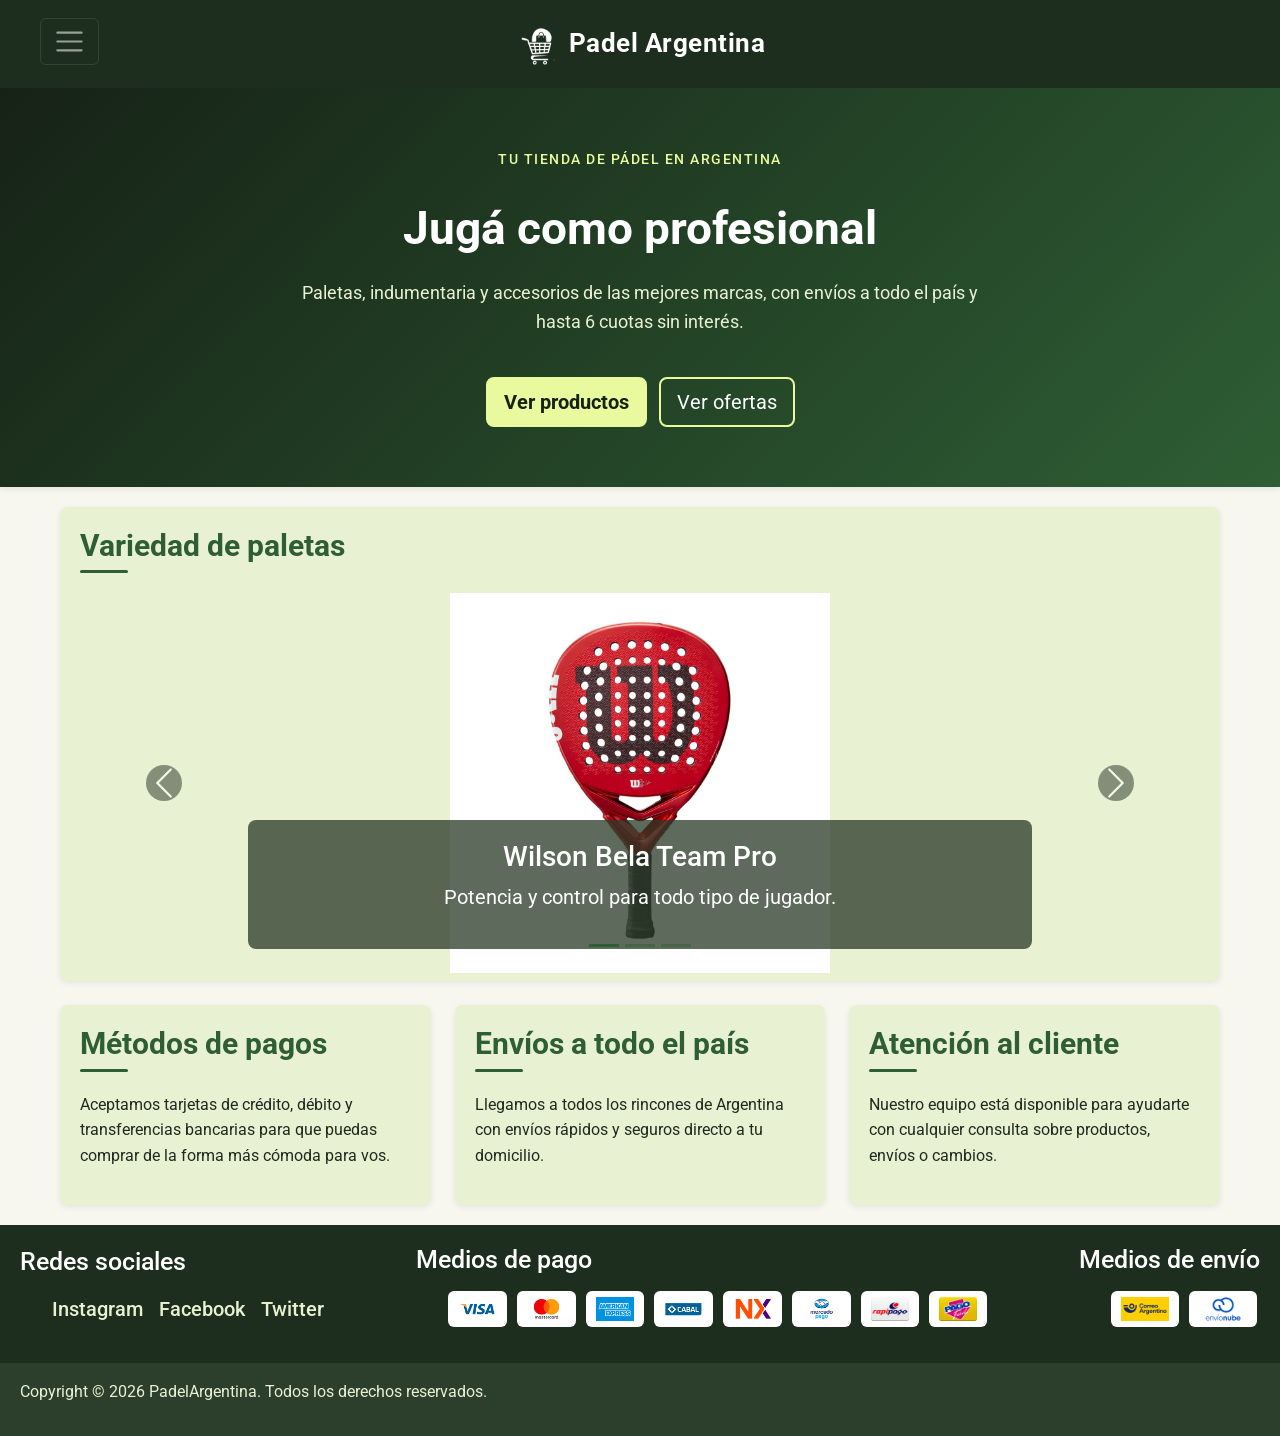
<file: index.html>
<!DOCTYPE html>
<html lang="es">

<head>
    <meta charset="UTF-8">
    <meta name="viewport" content="width=device-width, initial-scale=1.0">
    <title>Padel Argentina | Paletas, indumentaria y accesorios de pádel</title>
    <meta name="description" content="Tienda de pádel en Argentina: paletas, indumentaria y accesorios de las mejores marcas. Envíos a todo el país y hasta 6 cuotas sin interés.">
    <meta name="keywords" content="pádel, paletas de pádel, tienda de pádel, accesorios de pádel, indumentaria de pádel, Argentina">
    <meta name="author" content="Padel Argentina">

    <!-- Open Graph: vista previa al compartir en Facebook, WhatsApp, LinkedIn... -->
    <meta property="og:type" content="website">
    <meta property="og:site_name" content="Padel Argentina">
    <meta property="og:locale" content="es_AR">
    <meta property="og:title" content="Padel Argentina | Paletas, indumentaria y accesorios de pádel">
    <meta property="og:description" content="Tienda de pádel en Argentina: paletas, indumentaria y accesorios de las mejores marcas. Envíos a todo el país y hasta 6 cuotas sin interés.">
    <meta property="og:url" content="https://padelargentina.netlify.app/">
    <meta property="og:image" content="https://padelargentina.netlify.app/assets/logo-padel-argentina-negro.png">
    <meta property="og:image:alt" content="Logo de Padel Argentina">

    <!-- Twitter Cards: vista previa al compartir en X/Twitter -->
    <meta name="twitter:card" content="summary">
    <meta name="twitter:title" content="Padel Argentina | Paletas, indumentaria y accesorios de pádel">
    <meta name="twitter:description" content="Tienda de pádel en Argentina: paletas, indumentaria y accesorios de las mejores marcas. Envíos a todo el país y hasta 6 cuotas sin interés.">
    <meta name="twitter:image" content="https://padelargentina.netlify.app/assets/logo-padel-argentina-negro.png">

    <link rel="stylesheet" href="https://cdn.jsdelivr.net/npm/bootstrap@5.3.3/dist/css/bootstrap.min.css">
    <!-- AOS: librería de animaciones al hacer scroll -->
    <link rel="stylesheet" href="https://cdn.jsdelivr.net/npm/aos@2.3.1/dist/aos.css">
    <link rel="preconnect" href="https://fonts.googleapis.com">
    <link rel="preconnect" href="https://fonts.gstatic.com" crossorigin>
    <link rel="stylesheet" href="https://fonts.googleapis.com/css2?family=Roboto:wght@400;500;700&display=swap">
    <link rel="stylesheet" href="styles/style.css?v=21">
</head>

<body class="cuerpo-pagina">

    <!-- Accesibilidad: primer elemento enfocable. Permite saltar la
         navegación e ir directo al contenido al navegar con teclado -->
    <a class="saltar-contenido" href="#contenido-principal">Saltar al contenido principal</a>

    <!-- Cabecera  -->
    <!-- Titulos, logos, navegacion: navbar de Bootstrap, responsiva con menu hamburguesa -->
    <header>
        <nav class="navbar navbar-expand-xxl navbar-dark navbar-personalizado" aria-label="Navegación principal">
            <div class="container-fluid">
                <!-- La marca (logo + nombre) no es un encabezado: el h1 de cada pagina es el titulo principal de su contenido -->
                <a class="navbar-brand brand-personalizado" href="#">
                    <img src="assets/logo-padel-argentina-blanco.png" class="logo-navbar" width="42" height="40" decoding="async" alt="Logo de Padel Argentina">
                    <span class="titulo-principal mb-0">Padel Argentina</span>
                </a>
                <button class="navbar-toggler" type="button" data-bs-toggle="collapse" data-bs-target="#navbarPrincipal" aria-controls="navbarPrincipal" aria-expanded="false" aria-label="Abrir menú de navegación">
                    <span class="navbar-toggler-icon"></span>
                </button>
                <div class="collapse navbar-collapse" id="navbarPrincipal">
                    <ul class="navbar-nav ms-auto mb-2 mb-lg-0 gap-lg-3">
                        <li class="nav-item"><a class="nav-link enlace-nav" href="#" aria-current="page">Inicio</a></li>
                        <li class="nav-item"><a class="nav-link enlace-nav" href="pages/ofertas.html">Ofertas</a></li>
                        <li class="nav-item"><a class="nav-link enlace-nav" href="pages/productos.html">Paletas y accesorios</a></li>
                        <li class="nav-item"><a class="nav-link enlace-nav" href="pages/sobrenosotros.html">Sobre nosotros</a></li>
                        <li class="nav-item"><a class="nav-link enlace-nav" href="pages/contactos.html">Contacto</a></li>
                    </ul>
                </div>
            </div>
        </nav>
    </header>

    <!-- Hero: portada full-width de la home. Va FUERA de .main-contenido
         (que limita el ancho a 1200px) para ocupar todo el ancho de la
         pagina sin margenes a los costados. El texto interno se mantiene
         centrado y legible via .hero-contenido -->
    <section class="hero">
        <div class="hero-contenido">
            <p class="hero-eyebrow">Tu tienda de pádel en Argentina</p>
            <h1 class="hero-titulo">Jugá como profesional</h1>
            <p class="hero-texto">Paletas, indumentaria y accesorios de las mejores marcas, con envíos a todo el país y hasta 6 cuotas sin interés.</p>
            <div class="hero-acciones">
                <a class="btn btn-lg hero-btn-primario" href="pages/productos.html">Ver productos</a>
                <a class="btn btn-lg hero-btn-secundario" href="pages/ofertas.html">Ver ofertas</a>
            </div>
        </div>
    </section>

    <!-- Contenido  -->
    <!-- imagenes, textos, videos, articulos, tarjetas  -->
    <main class="main-contenido" id="contenido-principal">
        <!-- Galeria de productos con el carousel de Bootstrap -->
        <section class="seccion-galeria">
            <article class="tarjeta" data-aos="fade-up">
                <h2 class="subtitulo">Variedad de paletas</h2>
                <div id="carouselGaleria" class="carousel slide carousel-personalizado" data-bs-ride="carousel">
                    <div class="carousel-indicators">
                        <button type="button" data-bs-target="#carouselGaleria" data-bs-slide-to="0" class="active" aria-current="true" aria-label="Diapositiva 1"></button>
                        <button type="button" data-bs-target="#carouselGaleria" data-bs-slide-to="1" aria-label="Diapositiva 2"></button>
                        <button type="button" data-bs-target="#carouselGaleria" data-bs-slide-to="2" aria-label="Diapositiva 3"></button>
                    </div>
                    <div class="carousel-inner">
                        <div class="carousel-item active">
                            <img src="assets/paleta-wilson-bela-team-pro.webp" class="d-block w-100" alt="Paleta de pádel Wilson Bela Team Pro">
                            <div class="carousel-caption d-none d-md-block">
                                <h3>Wilson Bela Team Pro</h3>
                                <p>Potencia y control para todo tipo de jugador.</p>
                            </div>
                        </div>
                        <div class="carousel-item">
                            <img src="assets/paleta-vertex.webp" class="d-block w-100" alt="Paleta Bullpadel Vertex 04">
                            <div class="carousel-caption d-none d-md-block">
                                <h3>Bullpadel Vertex 04</h3>
                                <p>Precisión en cada golpe.</p>
                            </div>
                        </div>
                        <div class="carousel-item">
                            <img src="assets/paleta-coast.webp" class="d-block w-100" alt="Paleta Coast">
                            <div class="carousel-caption d-none d-md-block">
                                <h3>Paleta Coast</h3>
                                <p>Ideal para arrancar en el pádel.</p>
                            </div>
                        </div>
                    </div>
                    <button class="carousel-control-prev" type="button" data-bs-target="#carouselGaleria" data-bs-slide="prev">
                        <span class="carousel-control-prev-icon" aria-hidden="true"></span>
                        <span class="visually-hidden">Anterior</span>
                    </button>
                    <button class="carousel-control-next" type="button" data-bs-target="#carouselGaleria" data-bs-slide="next">
                        <span class="carousel-control-next-icon" aria-hidden="true"></span>
                        <span class="visually-hidden">Siguiente</span>
                    </button>
                </div>
            </article>
        </section>

        <div class="grid-secciones">
            <section class="seccion-pagos">
                <article class="tarjeta" data-aos="fade-up">
                    <h2 class="subtitulo">Métodos de pagos</h2>
                    <p class="parrafo">Aceptamos tarjetas de crédito, débito y transferencias bancarias para que puedas comprar de la forma más cómoda para vos.</p>
                </article>
            </section>
            <section class="seccion-envios">
                <article class="tarjeta" data-aos="fade-up" data-aos-delay="100">
                    <h2 class="subtitulo">Envíos a todo el país</h2>
                    <p class="parrafo">Llegamos a todos los rincones de Argentina con envíos rápidos y seguros directo a tu domicilio.</p>
                </article>
            </section>
            <section class="seccion-atencion">
                <article class="tarjeta" data-aos="fade-up" data-aos-delay="200">
                    <h2 class="subtitulo">Atención al cliente</h2>
                    <p class="parrafo">Nuestro equipo está disponible para ayudarte con cualquier consulta sobre productos, envíos o cambios.</p>
                </article>
            </section>
        </div>
    </main>

    <!-- pie de pagina  -->
    <!--   -->
    <footer>
        <div class="pie-pagina">
        <section class="redes-sociales" aria-label="Redes sociales">
            <h3 class="titulo-footer"> Redes sociales</h3>
            <!-- listas desordenadas<ul> -->
            <ul class="lista-redes">
                <li>
                    <a class="enlace-nav" href="https://www.instagram.com/mateoimpini/" target="_blank">Instagram</a>
                </li>
                <li>
                    <a class="enlace-nav" href="https://www.facebook.com/" target="_blank">Facebook</a>
                </li>
                <li>
                    <a class="enlace-nav" href="https://www.twitter.com/" target="_blank">Twitter</a>
                </li>

            </ul>
        </section>

        <section class="medios-pago" aria-label="Medios de pago">
            <h3 class="titulo-footer">Medios de pago</h3>
            <ul class="lista-logos">
                <li><img src="assets/pagos/visa.png" width="150" height="93" loading="lazy" decoding="async" alt="Visa"></li>
                <li><img src="assets/pagos/mastercard.png" width="150" height="93" loading="lazy" decoding="async" alt="Mastercard"></li>
                <li><img src="assets/pagos/amex.png" width="150" height="93" loading="lazy" decoding="async" alt="American Express"></li>
                <li><img src="assets/pagos/cabal.png" width="150" height="93" loading="lazy" decoding="async" alt="Cabal"></li>
                <li><img src="assets/pagos/tarjeta-naranja.png" width="150" height="93" loading="lazy" decoding="async" alt="Tarjeta Naranja"></li>
                <li><img src="assets/pagos/mercadopago.png" width="150" height="93" loading="lazy" decoding="async" alt="Mercado Pago"></li>
                <li><img src="assets/pagos/rapipago.png" width="92" height="58" loading="lazy" decoding="async" alt="Rapipago"></li>
                <li><img src="assets/pagos/pagofacil.png" width="92" height="58" loading="lazy" decoding="async" alt="Pago Fácil"></li>
            </ul>
        </section>

        <section class="medios-envio" aria-label="Medios de envío">
            <h3 class="titulo-footer">Medios de envío</h3>
            <ul class="lista-logos">
                <li><img src="assets/envios/correo-argentino.png" width="120" height="60" loading="lazy" decoding="async" alt="Correo Argentino"></li>
                <li><img src="assets/envios/envionube.png" width="120" height="60" loading="lazy" decoding="async" alt="Envionube"></li>
            </ul>
        </section>

        </div>

        <div class="footer-copyright">
            <p class="parrafo">Copyright © 2026 PadelArgentina. Todos los derechos reservados.</p>
        </div>

        <!-- listas ordenadas <ol>-->

    </footer>

    <script src="https://cdn.jsdelivr.net/npm/bootstrap@5.3.3/dist/js/bootstrap.bundle.min.js"></script>
    <!-- AOS: script de la librería + inicialización -->
    <script src="https://cdn.jsdelivr.net/npm/aos@2.3.1/dist/aos.js"></script>
    <script>
        AOS.init({ duration: 700, once: true, offset: 80 });
    </script>
</body>

</html>
</file>
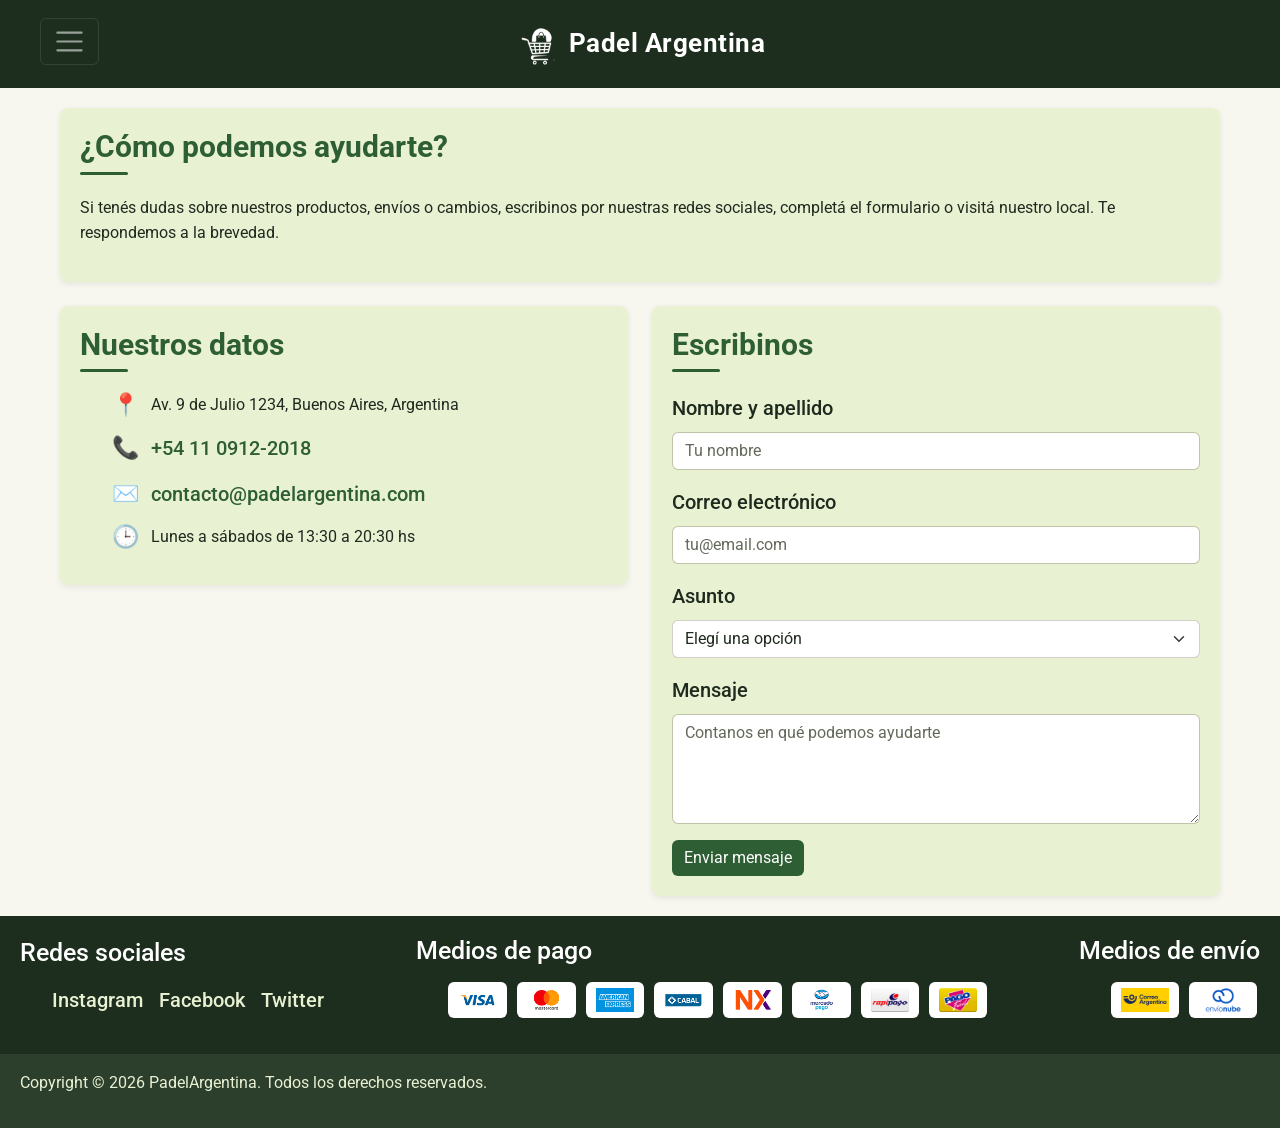
<file: pages/contactos.html>
<!DOCTYPE html>
<html lang="es">

<head>
    <meta charset="UTF-8">
    <meta name="viewport" content="width=device-width, initial-scale=1.0">
    <title>Contacto | Padel Argentina</title>
    <meta name="description" content="Contactá a Padel Argentina por teléfono, email o redes sociales. Consultas sobre productos, envíos y cambios. Local en Buenos Aires.">
    <meta name="keywords" content="contacto Padel Argentina, atención al cliente pádel, tienda de pádel Buenos Aires, consultas pádel, envíos pádel">
    <meta name="author" content="Padel Argentina">

    <!-- Open Graph: vista previa al compartir en Facebook, WhatsApp, LinkedIn... -->
    <meta property="og:type" content="website">
    <meta property="og:site_name" content="Padel Argentina">
    <meta property="og:locale" content="es_AR">
    <meta property="og:title" content="Contacto | Padel Argentina">
    <meta property="og:description" content="Contactá a Padel Argentina por teléfono, email o redes sociales. Consultas sobre productos, envíos y cambios. Local en Buenos Aires.">
    <meta property="og:url" content="https://padelargentina.netlify.app/pages/contactos.html">
    <meta property="og:image" content="https://padelargentina.netlify.app/assets/logo-padel-argentina-negro.png">
    <meta property="og:image:alt" content="Logo de Padel Argentina">

    <!-- Twitter Cards: vista previa al compartir en X/Twitter -->
    <meta name="twitter:card" content="summary">
    <meta name="twitter:title" content="Contacto | Padel Argentina">
    <meta name="twitter:description" content="Contactá a Padel Argentina por teléfono, email o redes sociales. Consultas sobre productos, envíos y cambios. Local en Buenos Aires.">
    <meta name="twitter:image" content="https://padelargentina.netlify.app/assets/logo-padel-argentina-negro.png">

    <link rel="stylesheet" href="https://cdn.jsdelivr.net/npm/bootstrap@5.3.3/dist/css/bootstrap.min.css">
    <!-- AOS: librería de animaciones al hacer scroll -->
    <link rel="stylesheet" href="https://cdn.jsdelivr.net/npm/aos@2.3.1/dist/aos.css">
    <link rel="preconnect" href="https://fonts.googleapis.com">
    <link rel="preconnect" href="https://fonts.gstatic.com" crossorigin>
    <link rel="stylesheet" href="https://fonts.googleapis.com/css2?family=Roboto:wght@400;500;700&display=swap">
    <link rel="stylesheet" href="../styles/style.css?v=21">
</head>

<body class="cuerpo-pagina">

    <!-- Accesibilidad: primer elemento enfocable. Permite saltar la
         navegación e ir directo al contenido al navegar con teclado -->
    <a class="saltar-contenido" href="#contenido-principal">Saltar al contenido principal</a>


    <!-- Cabecera  -->
    <!-- Titulos, logos, navegacion: navbar de Bootstrap, responsiva con menu hamburguesa -->
    <header>
        <nav class="navbar navbar-expand-xxl navbar-dark navbar-personalizado" aria-label="Navegación principal">
            <div class="container-fluid">
                <!-- La marca (logo + nombre) no es un encabezado: el h1 de cada pagina es el titulo principal de su contenido -->
                <a class="navbar-brand brand-personalizado" href="../index.html">
                    <img src="../assets/logo-padel-argentina-blanco.png" class="logo-navbar" width="42" height="40" decoding="async" alt="Logo de Padel Argentina">
                    <span class="titulo-principal mb-0">Padel Argentina</span>
                </a>
                <button class="navbar-toggler" type="button" data-bs-toggle="collapse" data-bs-target="#navbarPrincipal" aria-controls="navbarPrincipal" aria-expanded="false" aria-label="Abrir menú de navegación">
                    <span class="navbar-toggler-icon"></span>
                </button>
                <div class="collapse navbar-collapse" id="navbarPrincipal">
                    <ul class="navbar-nav ms-auto mb-2 mb-lg-0 gap-lg-3">
                        <li class="nav-item"><a class="nav-link enlace-nav" href="../index.html">Inicio</a></li>
                        <li class="nav-item"><a class="nav-link enlace-nav" href="ofertas.html">Ofertas</a></li>
                        <li class="nav-item"><a class="nav-link enlace-nav" href="productos.html">Paletas y accesorios</a></li>
                        <li class="nav-item"><a class="nav-link enlace-nav" href="sobrenosotros.html">Sobre nosotros</a></li>
                        <li class="nav-item"><a class="nav-link enlace-nav" href="#" aria-current="page">Contacto</a></li>
                    </ul>
                </div>
            </div>
        </nav>
    </header>

    <!-- Contenido  -->
    <!-- imagenes, textos, videos, articulos, tarjetas  -->
    <main class="main-contenido" id="contenido-principal">
        <section>
            <article class="tarjeta" data-aos="fade-up">
                <h1 class="subtitulo">¿Cómo podemos ayudarte?</h1>
                <p class="parrafo">Si tenés dudas sobre nuestros productos, envíos o cambios, escribinos por nuestras redes sociales, completá el formulario o visitá nuestro local. Te respondemos a la brevedad.</p>
            </article>
        </section>

        <!-- Grilla de contacto: datos + formulario. Grid propio, responsivo -->
        <div class="grid-contacto">
            <!-- Datos de contacto -->
            <section class="seccion-datos-contacto">
                <article class="tarjeta" data-aos="fade-right">
                    <h2 class="subtitulo">Nuestros datos</h2>
                    <ul class="lista-datos-contacto">
                        <li>
                            <span class="dato-icono" aria-hidden="true">📍</span>
                            <span class="parrafo">Av. 9 de Julio 1234, Buenos Aires, Argentina</span>
                        </li>
                        <li>
                            <span class="dato-icono" aria-hidden="true">📞</span>
                            <a class="enlace-nav" href="tel:+541109122018">+54 11 0912-2018</a>
                        </li>
                        <li>
                            <span class="dato-icono" aria-hidden="true">✉️</span>
                            <a class="enlace-nav" href="mailto:contacto@padelargentina.com">contacto@padelargentina.com</a>
                        </li>
                        <li>
                            <span class="dato-icono" aria-hidden="true">🕒</span>
                            <span class="parrafo">Lunes a sábados de 13:30 a 20:30 hs</span>
                        </li>
                    </ul>
                </article>
            </section>

            <!-- Formulario de contacto con clases de Bootstrap -->
            <section class="seccion-formulario">
                <article class="tarjeta" data-aos="fade-left">
                    <h2 class="subtitulo">Escribinos</h2>
                    <form class="formulario-contacto">
                        <div class="mb-3">
                            <label for="nombre" class="form-label">Nombre y apellido</label>
                            <input type="text" class="form-control campo-formulario" id="nombre" name="nombre" placeholder="Tu nombre" required>
                        </div>
                        <div class="mb-3">
                            <label for="email" class="form-label">Correo electrónico</label>
                            <input type="email" class="form-control campo-formulario" id="email" name="email" placeholder="tu@email.com" required>
                        </div>
                        <div class="mb-3">
                            <label for="asunto" class="form-label">Asunto</label>
                            <select class="form-select campo-formulario" id="asunto" name="asunto" required>
                                <option value="" selected disabled>Elegí una opción</option>
                                <option value="productos">Consulta sobre productos</option>
                                <option value="envios">Envíos y seguimiento</option>
                                <option value="cambios">Cambios y devoluciones</option>
                                <option value="otro">Otro</option>
                            </select>
                        </div>
                        <div class="mb-3">
                            <label for="mensaje" class="form-label">Mensaje</label>
                            <textarea class="form-control campo-formulario" id="mensaje" name="mensaje" rows="4" placeholder="Contanos en qué podemos ayudarte" required></textarea>
                        </div>
                        <button type="submit" class="btn btn-detalle">Enviar mensaje</button>
                    </form>
                </article>
            </section>
        </div>
    </main>

    <!-- pie de pagina  -->
    <!--   -->
    <footer>
        <div class="pie-pagina">
        <section class="redes-sociales" aria-label="Redes sociales">
            <h3 class="titulo-footer"> Redes sociales</h3>
            <!-- listas desordenadas<ul> -->
            <ul class="lista-redes">
                <li>
                    <a class="enlace-nav" href="https://www.instagram.com/mateoimpini/" target="_blank">Instagram</a>
                </li>
                <li>
                    <a class="enlace-nav" href="https://www.facebook.com/" target="_blank">Facebook</a>
                </li>
                <li>
                    <a class="enlace-nav" href="https://www.twitter.com/" target="_blank">Twitter</a>
                </li>

            </ul>
        </section>

        <section class="medios-pago" aria-label="Medios de pago">
            <h3 class="titulo-footer">Medios de pago</h3>
            <ul class="lista-logos">
                <li><img src="../assets/pagos/visa.png" width="150" height="93" loading="lazy" decoding="async" alt="Visa"></li>
                <li><img src="../assets/pagos/mastercard.png" width="150" height="93" loading="lazy" decoding="async" alt="Mastercard"></li>
                <li><img src="../assets/pagos/amex.png" width="150" height="93" loading="lazy" decoding="async" alt="American Express"></li>
                <li><img src="../assets/pagos/cabal.png" width="150" height="93" loading="lazy" decoding="async" alt="Cabal"></li>
                <li><img src="../assets/pagos/tarjeta-naranja.png" width="150" height="93" loading="lazy" decoding="async" alt="Tarjeta Naranja"></li>
                <li><img src="../assets/pagos/mercadopago.png" width="150" height="93" loading="lazy" decoding="async" alt="Mercado Pago"></li>
                <li><img src="../assets/pagos/rapipago.png" width="92" height="58" loading="lazy" decoding="async" alt="Rapipago"></li>
                <li><img src="../assets/pagos/pagofacil.png" width="92" height="58" loading="lazy" decoding="async" alt="Pago Fácil"></li>
            </ul>
        </section>

        <section class="medios-envio" aria-label="Medios de envío">
            <h3 class="titulo-footer">Medios de envío</h3>
            <ul class="lista-logos">
                <li><img src="../assets/envios/correo-argentino.png" width="120" height="60" loading="lazy" decoding="async" alt="Correo Argentino"></li>
                <li><img src="../assets/envios/envionube.png" width="120" height="60" loading="lazy" decoding="async" alt="Envionube"></li>
            </ul>
        </section>

        </div>

        <div class="footer-copyright">
            <p class="parrafo">Copyright © 2026 PadelArgentina. Todos los derechos reservados.</p>
        </div>

        <!-- listas ordenadas <ol>-->

    </footer>

    <script src="https://cdn.jsdelivr.net/npm/bootstrap@5.3.3/dist/js/bootstrap.bundle.min.js"></script>
    <!-- AOS: script de la librería + inicialización -->
    <script src="https://cdn.jsdelivr.net/npm/aos@2.3.1/dist/aos.js"></script>
    <script>
        AOS.init({ duration: 700, once: true, offset: 80 });
    </script>
</body>

</html>
</file>
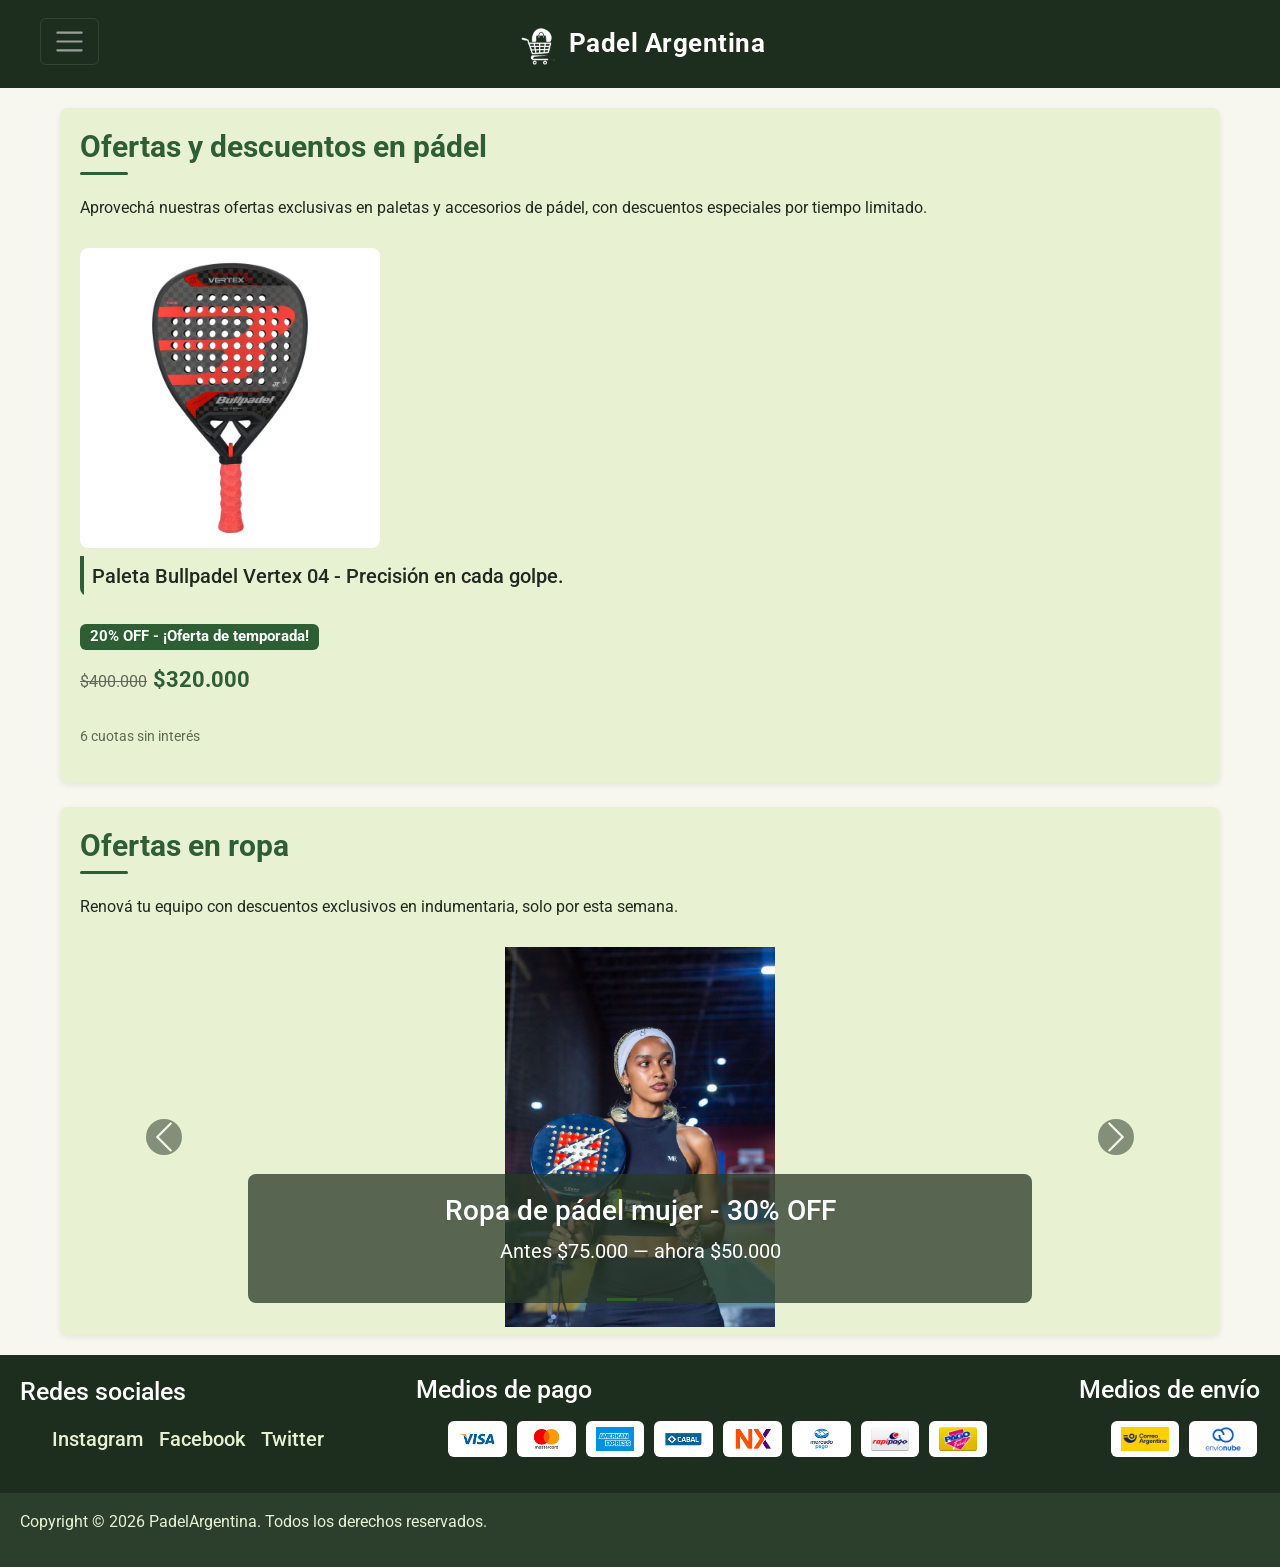
<file: pages/ofertas.html>
<!DOCTYPE html>
<html lang="es">

<head>
    <meta charset="UTF-8">
    <meta name="viewport" content="width=device-width, initial-scale=1.0">
    <title>Ofertas y descuentos en pádel | Padel Argentina</title>
    <meta name="description" content="Aprovechá las ofertas de pádel: descuentos en paletas, ropa y accesorios por tiempo limitado. Envíos a todo el país y cuotas sin interés.">
    <meta name="keywords" content="ofertas de pádel, descuentos en paletas de pádel, pádel en oferta, ropa de pádel rebajada, promociones de pádel">
    <meta name="author" content="Padel Argentina">

    <!-- Open Graph: vista previa al compartir en Facebook, WhatsApp, LinkedIn... -->
    <meta property="og:type" content="website">
    <meta property="og:site_name" content="Padel Argentina">
    <meta property="og:locale" content="es_AR">
    <meta property="og:title" content="Ofertas y descuentos en pádel | Padel Argentina">
    <meta property="og:description" content="Aprovechá las ofertas de pádel: descuentos en paletas, ropa y accesorios por tiempo limitado. Envíos a todo el país y cuotas sin interés.">
    <meta property="og:url" content="https://padelargentina.netlify.app/pages/ofertas.html">
    <meta property="og:image" content="https://padelargentina.netlify.app/assets/logo-padel-argentina-negro.png">
    <meta property="og:image:alt" content="Logo de Padel Argentina">

    <!-- Twitter Cards: vista previa al compartir en X/Twitter -->
    <meta name="twitter:card" content="summary">
    <meta name="twitter:title" content="Ofertas y descuentos en pádel | Padel Argentina">
    <meta name="twitter:description" content="Aprovechá las ofertas de pádel: descuentos en paletas, ropa y accesorios por tiempo limitado. Envíos a todo el país y cuotas sin interés.">
    <meta name="twitter:image" content="https://padelargentina.netlify.app/assets/logo-padel-argentina-negro.png">

    <link rel="stylesheet" href="https://cdn.jsdelivr.net/npm/bootstrap@5.3.3/dist/css/bootstrap.min.css">
    <!-- AOS: librería de animaciones al hacer scroll -->
    <link rel="stylesheet" href="https://cdn.jsdelivr.net/npm/aos@2.3.1/dist/aos.css">
    <link rel="preconnect" href="https://fonts.googleapis.com">
    <link rel="preconnect" href="https://fonts.gstatic.com" crossorigin>
    <link rel="stylesheet" href="https://fonts.googleapis.com/css2?family=Roboto:wght@400;500;700&display=swap">
    <link rel="stylesheet" href="../styles/style.css?v=21">
</head>

<body class="cuerpo-pagina">

    <!-- Accesibilidad: primer elemento enfocable. Permite saltar la
         navegación e ir directo al contenido al navegar con teclado -->
    <a class="saltar-contenido" href="#contenido-principal">Saltar al contenido principal</a>


    <!-- Cabecera  -->
    <!-- Titulos, logos, navegacion: navbar de Bootstrap, responsiva con menu hamburguesa -->
    <header>
        <nav class="navbar navbar-expand-xxl navbar-dark navbar-personalizado" aria-label="Navegación principal">
            <div class="container-fluid">
                <!-- La marca (logo + nombre) no es un encabezado: el h1 de cada pagina es el titulo principal de su contenido -->
                <a class="navbar-brand brand-personalizado" href="../index.html">
                    <img src="../assets/logo-padel-argentina-blanco.png" class="logo-navbar" width="42" height="40" decoding="async" alt="Logo de Padel Argentina">
                    <span class="titulo-principal mb-0">Padel Argentina</span>
                </a>
                <button class="navbar-toggler" type="button" data-bs-toggle="collapse" data-bs-target="#navbarPrincipal" aria-controls="navbarPrincipal" aria-expanded="false" aria-label="Abrir menú de navegación">
                    <span class="navbar-toggler-icon"></span>
                </button>
                <div class="collapse navbar-collapse" id="navbarPrincipal">
                    <ul class="navbar-nav ms-auto mb-2 mb-lg-0 gap-lg-3">
                        <li class="nav-item"><a class="nav-link enlace-nav" href="../index.html">Inicio</a></li>
                        <li class="nav-item"><a class="nav-link enlace-nav" href="#" aria-current="page">Ofertas</a></li>
                        <li class="nav-item"><a class="nav-link enlace-nav" href="productos.html">Paletas y accesorios</a></li>
                        <li class="nav-item"><a class="nav-link enlace-nav" href="sobrenosotros.html">Sobre nosotros</a></li>
                        <li class="nav-item"><a class="nav-link enlace-nav" href="contactos.html">Contacto</a></li>
                    </ul>
                </div>
            </div>
        </nav>
    </header>

    <!-- Contenido  -->
    <!-- imagenes, textos, videos, articulos, tarjetas  -->
    <main class="main-contenido" id="contenido-principal">
        <section>
            <article class="tarjeta" data-aos="fade-up">
                <h1 class="subtitulo">Ofertas y descuentos en pádel</h1>
                <p class="parrafo">Aprovechá nuestras ofertas exclusivas en paletas y accesorios de pádel, con descuentos especiales por tiempo limitado.</p>
                <figure>
                    <img src="../assets/paleta-vertex.webp" width="300" height="300" decoding="async" alt="Oferta Paleta Bullpadel Vertex 04">
                    <figcaption class="texto-paleta-pro">Paleta Bullpadel Vertex 04 - Precisión en cada golpe.</figcaption>
                </figure>
                <span class="badge badge-descuento">20% OFF - ¡Oferta de temporada!</span>
                <p class="precio"><span class="precio-anterior">$400.000</span>$320.000</p>
                <p class="cuotas">6 cuotas sin interés</p>
            </article>
        </section>

        <!-- Ofertas de ropa con el carousel de Bootstrap -->
        <section class="seccion-galeria">
            <article class="tarjeta" data-aos="fade-up">
                <h2 class="subtitulo">Ofertas en ropa</h2>
                <p class="parrafo">Renová tu equipo con descuentos exclusivos en indumentaria, solo por esta semana.</p>
                <div id="carouselOfertasRopa" class="carousel slide carousel-personalizado" data-bs-ride="carousel">
                    <div class="carousel-indicators">
                        <button type="button" data-bs-target="#carouselOfertasRopa" data-bs-slide-to="0" class="active" aria-current="true" aria-label="Oferta 1"></button>
                        <button type="button" data-bs-target="#carouselOfertasRopa" data-bs-slide-to="1" aria-label="Oferta 2"></button>
                    </div>
                    <div class="carousel-inner">
                        <div class="carousel-item active">
                            <img src="../assets/ropa-padel-mujer.jpg" class="d-block w-100" alt="Jugadora con conjunto deportivo de pádel para mujer en oferta">
                            <div class="carousel-caption d-none d-md-block">
                                <h3>Ropa de pádel mujer - 30% OFF</h3>
                                <p>Antes $75.000 — ahora $50.000</p>
                            </div>
                        </div>
                        <div class="carousel-item">
                            <img src="../assets/ropa-padel-hombre.jpg" class="d-block w-100" alt="Jugador con remera deportiva de pádel para hombre en oferta">
                            <div class="carousel-caption d-none d-md-block">
                                <h3>Ropa de pádel hombre - 30% OFF</h3>
                                <p>Antes $75.000 — ahora $50.000</p>
                            </div>
                        </div>
                    </div>
                    <button class="carousel-control-prev" type="button" data-bs-target="#carouselOfertasRopa" data-bs-slide="prev">
                        <span class="carousel-control-prev-icon" aria-hidden="true"></span>
                        <span class="visually-hidden">Anterior</span>
                    </button>
                    <button class="carousel-control-next" type="button" data-bs-target="#carouselOfertasRopa" data-bs-slide="next">
                        <span class="carousel-control-next-icon" aria-hidden="true"></span>
                        <span class="visually-hidden">Siguiente</span>
                    </button>
                </div>
            </article>
        </section>
    </main>

    <!-- pie de pagina  -->
    <!--   -->
    <footer>
        <div class="pie-pagina">
        <section class="redes-sociales" aria-label="Redes sociales">
            <h3 class="titulo-footer"> Redes sociales</h3>
            <!-- listas desordenadas<ul> -->
            <ul class="lista-redes">
                <li>
                    <a class="enlace-nav" href="https://www.instagram.com/mateoimpini/" target="_blank">Instagram</a>
                </li>
                <li>
                    <a class="enlace-nav" href="https://www.facebook.com/" target="_blank">Facebook</a>
                </li>
                <li>
                    <a class="enlace-nav" href="https://www.twitter.com/" target="_blank">Twitter</a>
                </li>

            </ul>
        </section>

        <section class="medios-pago" aria-label="Medios de pago">
            <h3 class="titulo-footer">Medios de pago</h3>
            <ul class="lista-logos">
                <li><img src="../assets/pagos/visa.png" width="150" height="93" loading="lazy" decoding="async" alt="Visa"></li>
                <li><img src="../assets/pagos/mastercard.png" width="150" height="93" loading="lazy" decoding="async" alt="Mastercard"></li>
                <li><img src="../assets/pagos/amex.png" width="150" height="93" loading="lazy" decoding="async" alt="American Express"></li>
                <li><img src="../assets/pagos/cabal.png" width="150" height="93" loading="lazy" decoding="async" alt="Cabal"></li>
                <li><img src="../assets/pagos/tarjeta-naranja.png" width="150" height="93" loading="lazy" decoding="async" alt="Tarjeta Naranja"></li>
                <li><img src="../assets/pagos/mercadopago.png" width="150" height="93" loading="lazy" decoding="async" alt="Mercado Pago"></li>
                <li><img src="../assets/pagos/rapipago.png" width="92" height="58" loading="lazy" decoding="async" alt="Rapipago"></li>
                <li><img src="../assets/pagos/pagofacil.png" width="92" height="58" loading="lazy" decoding="async" alt="Pago Fácil"></li>
            </ul>
        </section>

        <section class="medios-envio" aria-label="Medios de envío">
            <h3 class="titulo-footer">Medios de envío</h3>
            <ul class="lista-logos">
                <li><img src="../assets/envios/correo-argentino.png" width="120" height="60" loading="lazy" decoding="async" alt="Correo Argentino"></li>
                <li><img src="../assets/envios/envionube.png" width="120" height="60" loading="lazy" decoding="async" alt="Envionube"></li>
            </ul>
        </section>

        </div>

        <div class="footer-copyright">
            <p class="parrafo">Copyright © 2026 PadelArgentina. Todos los derechos reservados.</p>
        </div>

        <!-- listas ordenadas <ol>-->

    </footer>

    <script src="https://cdn.jsdelivr.net/npm/bootstrap@5.3.3/dist/js/bootstrap.bundle.min.js"></script>
    <!-- AOS: script de la librería + inicialización -->
    <script src="https://cdn.jsdelivr.net/npm/aos@2.3.1/dist/aos.js"></script>
    <script>
        AOS.init({ duration: 700, once: true, offset: 80 });
    </script>
</body>

</html>
</file>
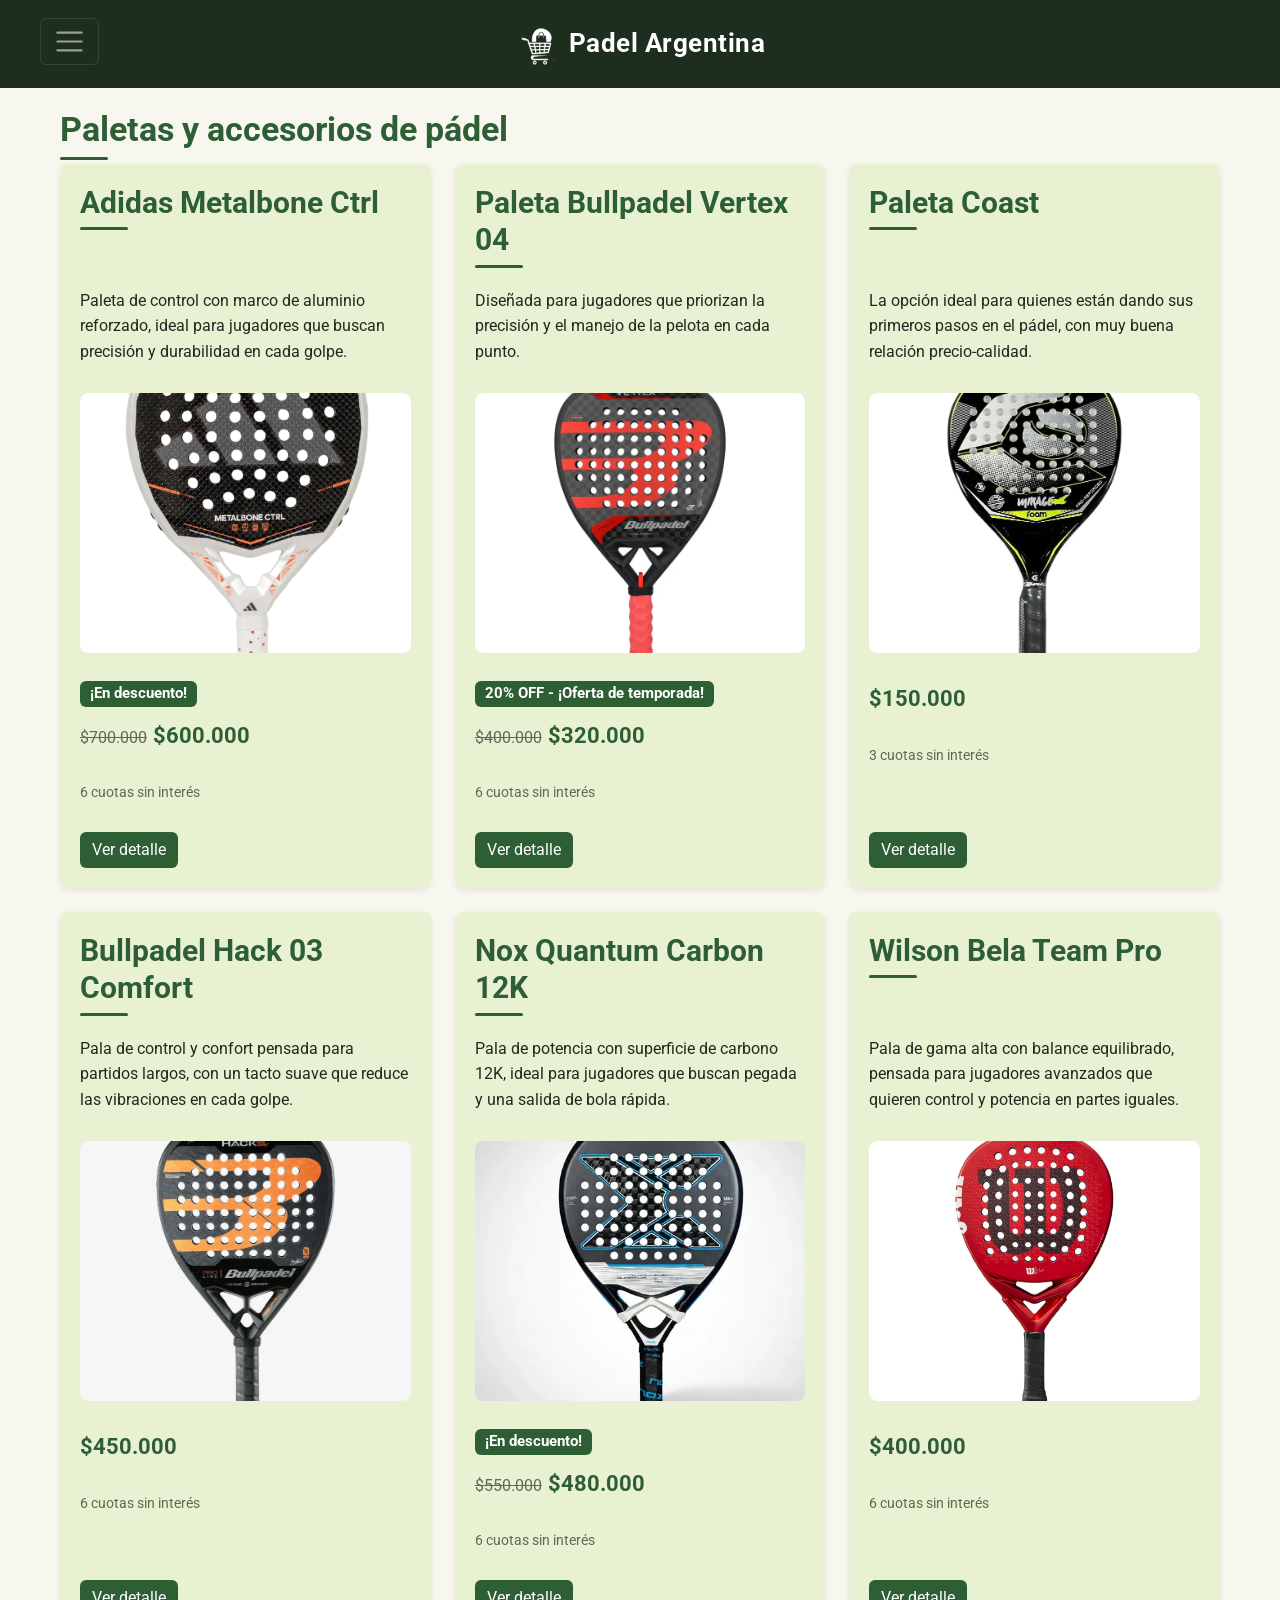
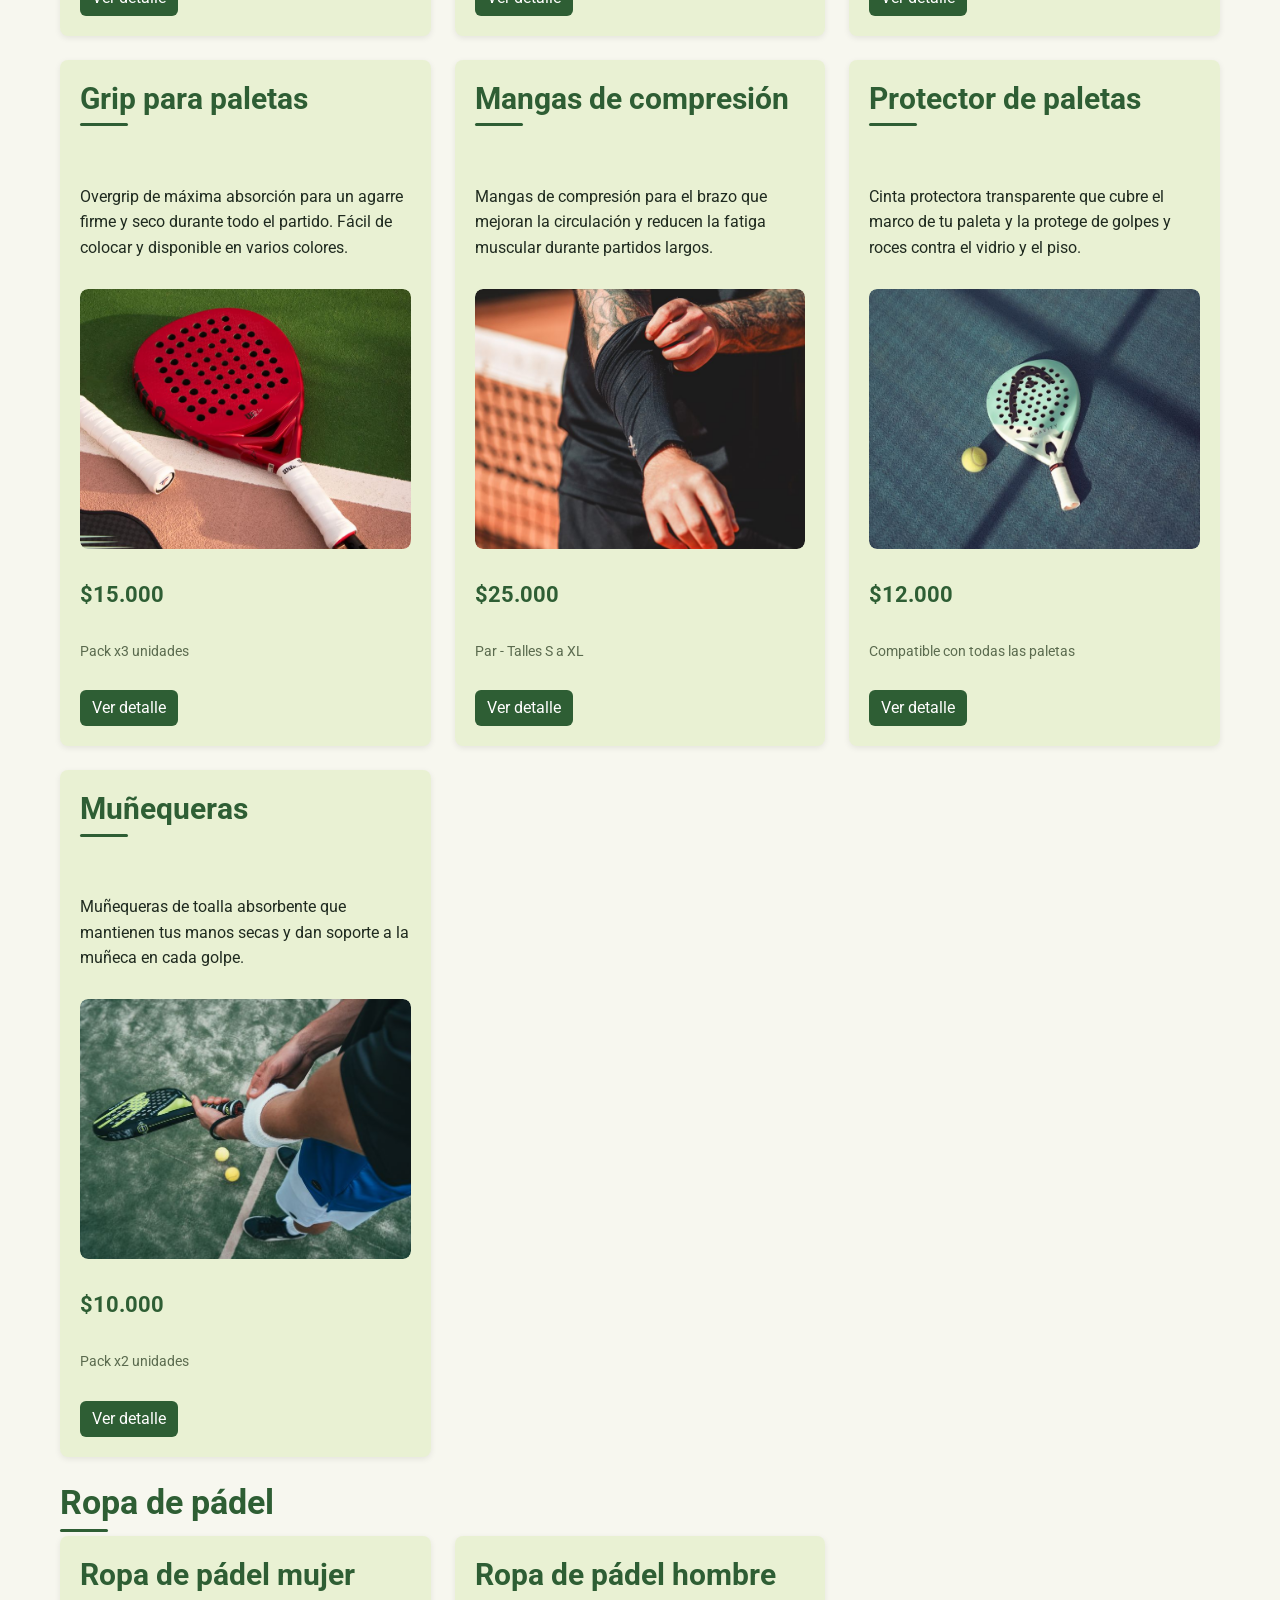
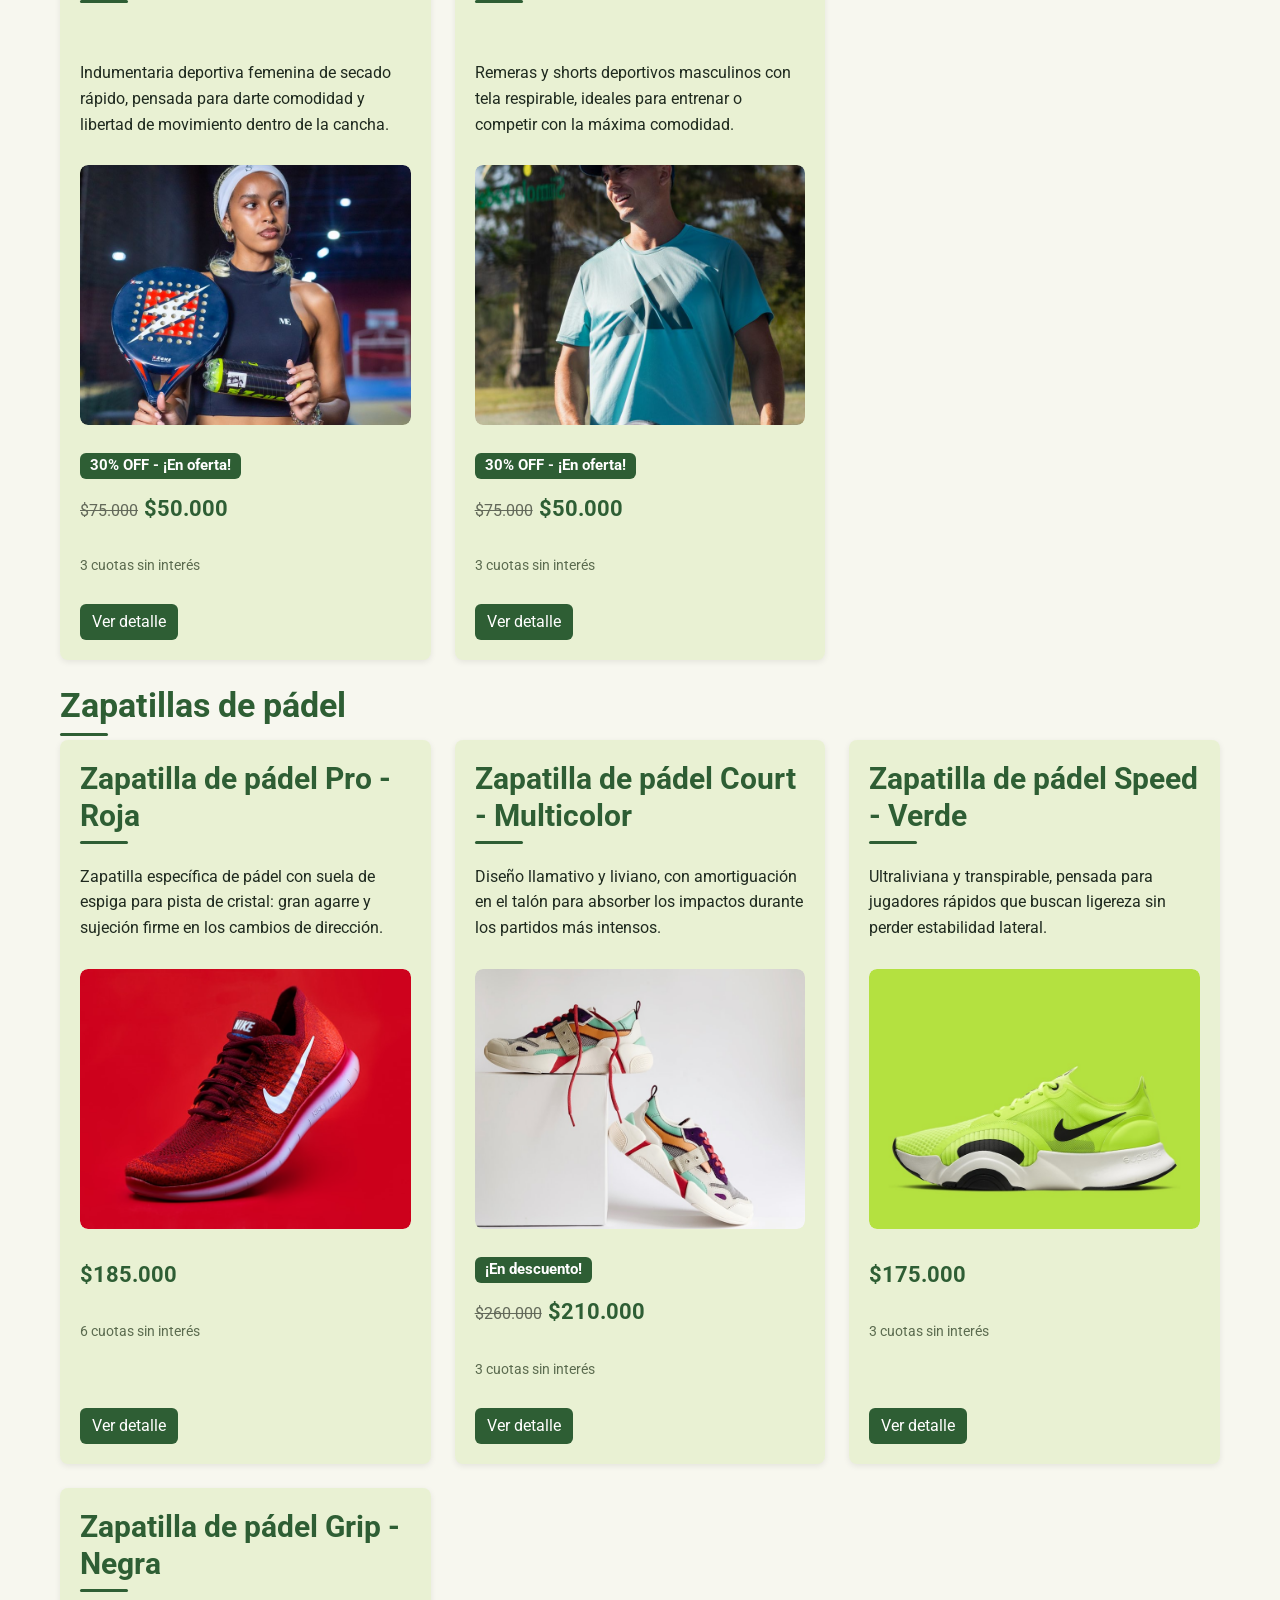
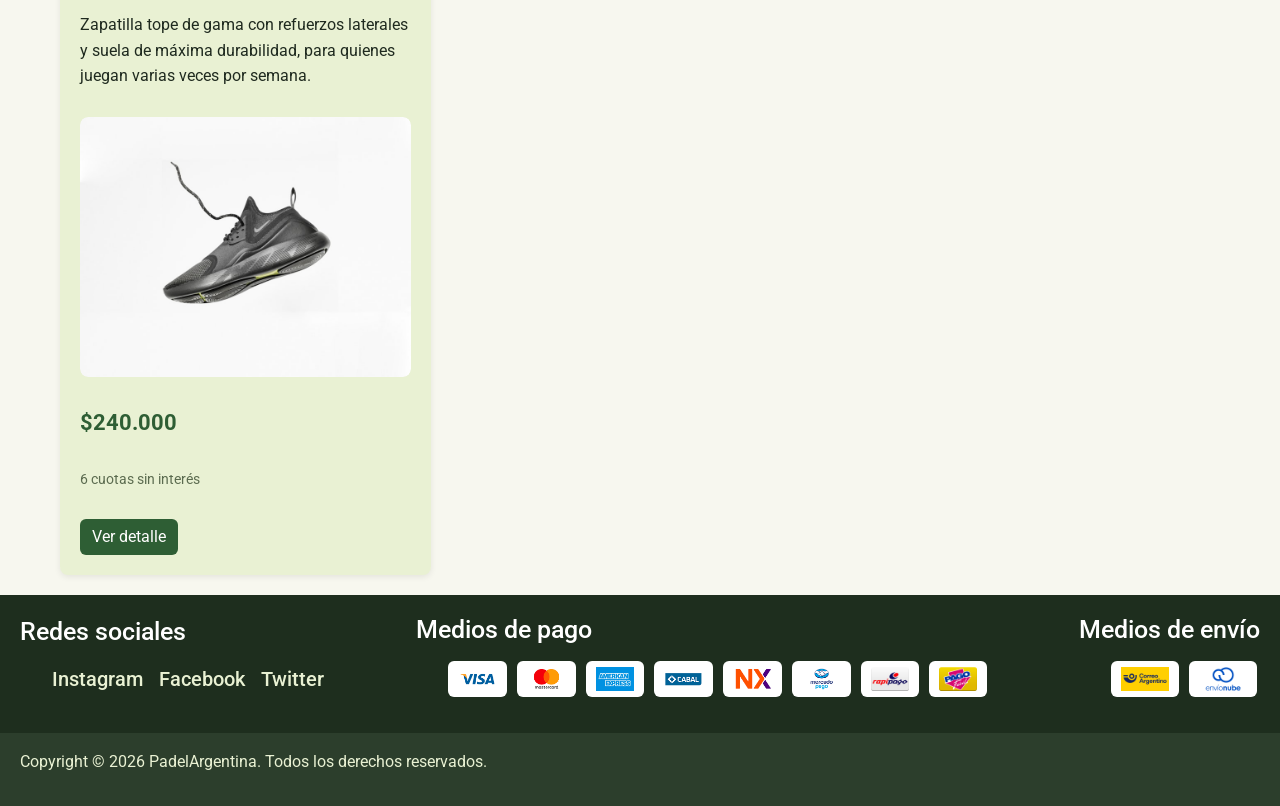
<file: pages/productos.html>
<!DOCTYPE html>
<html lang="es">

<head>
    <meta charset="UTF-8">
    <meta name="viewport" content="width=device-width, initial-scale=1.0">
    <title>Paletas y accesorios de pádel | Padel Argentina</title>
    <meta name="description" content="Comprá paletas de pádel, zapatillas, ropa y accesorios de marcas como Adidas, Bullpadel, Nox y Wilson. Envíos a todo el país y cuotas sin interés.">
    <meta name="keywords" content="paletas de pádel, palas de pádel, zapatillas de pádel, ropa de pádel, grips de pádel, accesorios de pádel">
    <meta name="author" content="Padel Argentina">

    <!-- Open Graph: vista previa al compartir en Facebook, WhatsApp, LinkedIn... -->
    <meta property="og:type" content="website">
    <meta property="og:site_name" content="Padel Argentina">
    <meta property="og:locale" content="es_AR">
    <meta property="og:title" content="Paletas y accesorios de pádel | Padel Argentina">
    <meta property="og:description" content="Comprá paletas de pádel, zapatillas, ropa y accesorios de marcas como Adidas, Bullpadel, Nox y Wilson. Envíos a todo el país y cuotas sin interés.">
    <meta property="og:url" content="https://padelargentina.netlify.app/pages/productos.html">
    <meta property="og:image" content="https://padelargentina.netlify.app/assets/logo-padel-argentina-negro.png">
    <meta property="og:image:alt" content="Logo de Padel Argentina">

    <!-- Twitter Cards: vista previa al compartir en X/Twitter -->
    <meta name="twitter:card" content="summary">
    <meta name="twitter:title" content="Paletas y accesorios de pádel | Padel Argentina">
    <meta name="twitter:description" content="Comprá paletas de pádel, zapatillas, ropa y accesorios de marcas como Adidas, Bullpadel, Nox y Wilson. Envíos a todo el país y cuotas sin interés.">
    <meta name="twitter:image" content="https://padelargentina.netlify.app/assets/logo-padel-argentina-negro.png">

    <link rel="stylesheet" href="https://cdn.jsdelivr.net/npm/bootstrap@5.3.3/dist/css/bootstrap.min.css">
    <!-- AOS: librería de animaciones al hacer scroll -->
    <link rel="stylesheet" href="https://cdn.jsdelivr.net/npm/aos@2.3.1/dist/aos.css">
    <link rel="preconnect" href="https://fonts.googleapis.com">
    <link rel="preconnect" href="https://fonts.gstatic.com" crossorigin>
    <link rel="stylesheet" href="https://fonts.googleapis.com/css2?family=Roboto:wght@400;500;700&display=swap">
    <link rel="stylesheet" href="../styles/style.css?v=21">
</head>

<body class="cuerpo-pagina">

    <!-- Accesibilidad: primer elemento enfocable. Permite saltar la
         navegación e ir directo al contenido al navegar con teclado -->
    <a class="saltar-contenido" href="#contenido-principal">Saltar al contenido principal</a>


    <!-- Cabecera  -->
    <!-- Titulos, logos, navegacion: navbar de Bootstrap, responsiva con menu hamburguesa -->
    <header>
        <nav class="navbar navbar-expand-xxl navbar-dark navbar-personalizado" aria-label="Navegación principal">
            <div class="container-fluid">
                <!-- La marca (logo + nombre) no es un encabezado: el h1 de cada pagina es el titulo principal de su contenido -->
                <a class="navbar-brand brand-personalizado" href="../index.html">
                    <img src="../assets/logo-padel-argentina-blanco.png" class="logo-navbar" width="42" height="40" decoding="async" alt="Logo de Padel Argentina">
                    <span class="titulo-principal mb-0">Padel Argentina</span>
                </a>
                <button class="navbar-toggler" type="button" data-bs-toggle="collapse" data-bs-target="#navbarPrincipal" aria-controls="navbarPrincipal" aria-expanded="false" aria-label="Abrir menú de navegación">
                    <span class="navbar-toggler-icon"></span>
                </button>
                <div class="collapse navbar-collapse" id="navbarPrincipal">
                    <ul class="navbar-nav ms-auto mb-2 mb-lg-0 gap-lg-3">
                        <li class="nav-item"><a class="nav-link enlace-nav" href="../index.html">Inicio</a></li>
                        <li class="nav-item"><a class="nav-link enlace-nav" href="ofertas.html">Ofertas</a></li>
                        <li class="nav-item"><a class="nav-link enlace-nav" href="#" aria-current="page">Paletas y accesorios</a></li>
                        <li class="nav-item"><a class="nav-link enlace-nav" href="sobrenosotros.html">Sobre nosotros</a></li>
                        <li class="nav-item"><a class="nav-link enlace-nav" href="contactos.html">Contacto</a></li>
                    </ul>
                </div>
            </div>
        </nav>
    </header>

    <!-- Contenido  -->
    <!-- imagenes, textos, videos, articulos, tarjetas  -->
    <main class="main-contenido" id="contenido-principal">
        <section class="seccion-productos">
        <h1 class="subtitulo titulo-seccion" data-aos="fade-up">Paletas y accesorios de pádel</h1>
        <div class="grid-productos">
            <article class="tarjeta">
                <h3 class="subtitulo">Adidas Metalbone Ctrl</h3>
                <p class="parrafo">Paleta de control con marco de aluminio reforzado, ideal para jugadores que buscan precisión y durabilidad en cada golpe.</p>
                <figure>
                    <img src="../assets/paleta-adidas-metalbone-ctrl.webp" width="300" height="300" decoding="async" alt="Paleta Adidas Metalbone Ctrl">
                </figure>
                <span class="badge badge-descuento">¡En descuento!</span>
                <p class="precio"><span class="precio-anterior">$700.000</span>$600.000</p>
                <p class="cuotas">6 cuotas sin interés</p>
                <button type="button" class="btn btn-detalle" data-bs-toggle="modal" data-bs-target="#modalProX">Ver detalle</button>
            </article>

            <article class="tarjeta">
                <h3 class="subtitulo">Paleta Bullpadel Vertex 04</h3>
                <p class="parrafo">Diseñada para jugadores que priorizan la precisión y el manejo de la pelota en cada punto.</p>
                <figure>
                    <img src="../assets/paleta-vertex.webp" width="300" height="300" loading="lazy" decoding="async" alt="Paleta Bullpadel Vertex 04">
                </figure>
                <span class="badge badge-descuento">20% OFF - ¡Oferta de temporada!</span>
                <p class="precio"><span class="precio-anterior">$400.000</span>$320.000</p>
                <p class="cuotas">6 cuotas sin interés</p>
                <button type="button" class="btn btn-detalle" data-bs-toggle="modal" data-bs-target="#modalVertex">Ver detalle</button>
            </article>

            <article class="tarjeta">
                <h3 class="subtitulo">Paleta Coast</h3>
                <p class="parrafo">La opción ideal para quienes están dando sus primeros pasos en el pádel, con muy buena relación precio-calidad.</p>
                <figure>
                    <img src="../assets/paleta-coast.webp" width="300" height="300" loading="lazy" decoding="async" alt="Paleta Coast">
                </figure>
                <p class="precio">$150.000</p>
                <p class="cuotas">3 cuotas sin interés</p>
                <button type="button" class="btn btn-detalle" data-bs-toggle="modal" data-bs-target="#modalCoast">Ver detalle</button>
            </article>

            <article class="tarjeta">
                <h3 class="subtitulo">Bullpadel Hack 03 Comfort</h3>
                <p class="parrafo">Pala de control y confort pensada para partidos largos, con un tacto suave que reduce las vibraciones en cada golpe.</p>
                <figure>
                    <img src="../assets/paleta-bullpadel-hack-03-comfort.webp" width="300" height="300" loading="lazy" decoding="async" alt="Pala Bullpadel Hack 03 Comfort">
                </figure>
                <p class="precio">$450.000</p>
                <p class="cuotas">6 cuotas sin interés</p>
                <button type="button" class="btn btn-detalle" data-bs-toggle="modal" data-bs-target="#modalHack">Ver detalle</button>
            </article>

            <article class="tarjeta">
                <h3 class="subtitulo">Nox Quantum Carbon 12K</h3>
                <p class="parrafo">Pala de potencia con superficie de carbono 12K, ideal para jugadores que buscan pegada y una salida de bola rápida.</p>
                <figure>
                    <img src="../assets/paleta-nox-quantum-carbon-12k.webp" width="300" height="300" loading="lazy" decoding="async" alt="Pala Nox Quantum Carbon 12K">
                </figure>
                <span class="badge badge-descuento">¡En descuento!</span>
                <p class="precio"><span class="precio-anterior">$550.000</span>$480.000</p>
                <p class="cuotas">6 cuotas sin interés</p>
                <button type="button" class="btn btn-detalle" data-bs-toggle="modal" data-bs-target="#modalQuantum">Ver detalle</button>
            </article>

            <article class="tarjeta">
                <h3 class="subtitulo">Wilson Bela Team Pro</h3>
                <p class="parrafo">Pala de gama alta con balance equilibrado, pensada para jugadores avanzados que quieren control y potencia en partes iguales.</p>
                <figure>
                    <img src="../assets/paleta-wilson-bela-team-pro.webp" width="300" height="300" loading="lazy" decoding="async" alt="Pala Wilson Bela Team Pro">
                </figure>
                <p class="precio">$400.000</p>
                <p class="cuotas">6 cuotas sin interés</p>
                <button type="button" class="btn btn-detalle" data-bs-toggle="modal" data-bs-target="#modalBelaPro">Ver detalle</button>
            </article>

            <article class="tarjeta">
                <h3 class="subtitulo">Grip para paletas</h3>
                <p class="parrafo">Overgrip de máxima absorción para un agarre firme y seco durante todo el partido. Fácil de colocar y disponible en varios colores.</p>
                <figure>
                    <img src="../assets/grip-padel.jpg" width="300" height="300" loading="lazy" decoding="async" alt="Grip blanco colocado en el mango de una paleta de pádel">
                </figure>
                <p class="precio">$15.000</p>
                <p class="cuotas">Pack x3 unidades</p>
                <button type="button" class="btn btn-detalle" data-bs-toggle="modal" data-bs-target="#modalGrip">Ver detalle</button>
            </article>

            <article class="tarjeta">
                <h3 class="subtitulo">Mangas de compresión</h3>
                <p class="parrafo">Mangas de compresión para el brazo que mejoran la circulación y reducen la fatiga muscular durante partidos largos.</p>
                <figure>
                    <img src="../assets/manga-compresion.jpg" width="300" height="300" loading="lazy" decoding="async" alt="Jugador colocándose una manga de compresión negra en el brazo">
                </figure>
                <p class="precio">$25.000</p>
                <p class="cuotas">Par - Talles S a XL</p>
                <button type="button" class="btn btn-detalle" data-bs-toggle="modal" data-bs-target="#modalManga">Ver detalle</button>
            </article>

            <article class="tarjeta">
                <h3 class="subtitulo">Protector de paletas</h3>
                <p class="parrafo">Cinta protectora transparente que cubre el marco de tu paleta y la protege de golpes y roces contra el vidrio y el piso.</p>
                <figure>
                    <img src="../assets/protector-paleta.jpg" width="300" height="300" loading="lazy" decoding="async" alt="Primer plano del marco de una paleta de pádel sobre la cancha">
                </figure>
                <p class="precio">$12.000</p>
                <p class="cuotas">Compatible con todas las paletas</p>
                <button type="button" class="btn btn-detalle" data-bs-toggle="modal" data-bs-target="#modalProtector">Ver detalle</button>
            </article>

            <article class="tarjeta">
                <h3 class="subtitulo">Muñequeras</h3>
                <p class="parrafo">Muñequeras de toalla absorbente que mantienen tus manos secas y dan soporte a la muñeca en cada golpe.</p>
                <figure>
                    <img src="../assets/munequeras.jpg" width="300" height="300" loading="lazy" decoding="async" alt="Jugador de pádel ajustándose una muñequera blanca con la paleta en la mano">
                </figure>
                <p class="precio">$10.000</p>
                <p class="cuotas">Pack x2 unidades</p>
                <button type="button" class="btn btn-detalle" data-bs-toggle="modal" data-bs-target="#modalMunequera">Ver detalle</button>
            </article>
        </div>
        </section>

        <section class="seccion-productos">
        <h2 class="subtitulo titulo-seccion">Ropa de pádel</h2>
        <div class="grid-productos">
            <article class="tarjeta">
                <h3 class="subtitulo">Ropa de pádel mujer</h3>
                <p class="parrafo">Indumentaria deportiva femenina de secado rápido, pensada para darte comodidad y libertad de movimiento dentro de la cancha.</p>
                <figure>
                    <img src="../assets/ropa-padel-mujer.jpg" width="300" height="300" loading="lazy" decoding="async" alt="Jugadora con conjunto deportivo de pádel para mujer sosteniendo una paleta">
                </figure>
                <span class="badge badge-descuento">30% OFF - ¡En oferta!</span>
                <p class="precio"><span class="precio-anterior">$75.000</span>$50.000</p>
                <p class="cuotas">3 cuotas sin interés</p>
                <button type="button" class="btn btn-detalle" data-bs-toggle="modal" data-bs-target="#modalRopa">Ver detalle</button>
            </article>

            <article class="tarjeta">
                <h3 class="subtitulo">Ropa de pádel hombre</h3>
                <p class="parrafo">Remeras y shorts deportivos masculinos con tela respirable, ideales para entrenar o competir con la máxima comodidad.</p>
                <figure>
                    <img src="../assets/ropa-padel-hombre.jpg" width="300" height="300" loading="lazy" decoding="async" alt="Jugador con remera deportiva de pádel para hombre sosteniendo una paleta">
                </figure>
                <span class="badge badge-descuento">30% OFF - ¡En oferta!</span>
                <p class="precio"><span class="precio-anterior">$75.000</span>$50.000</p>
                <p class="cuotas">3 cuotas sin interés</p>
                <button type="button" class="btn btn-detalle" data-bs-toggle="modal" data-bs-target="#modalRopaHombre">Ver detalle</button>
            </article>
        </div>
        </section>

        <section class="seccion-productos">
        <h2 class="subtitulo titulo-seccion">Zapatillas de pádel</h2>
        <div class="grid-productos">
            <article class="tarjeta">
                <h3 class="subtitulo">Zapatilla de pádel Pro - Roja</h3>
                <p class="parrafo">Zapatilla específica de pádel con suela de espiga para pista de cristal: gran agarre y sujeción firme en los cambios de dirección.</p>
                <figure>
                    <img src="../assets/zapatilla-roja.jpg" width="300" height="300" loading="lazy" decoding="async" alt="Zapatilla de pádel roja">
                </figure>
                <p class="precio">$185.000</p>
                <p class="cuotas">6 cuotas sin interés</p>
                <button type="button" class="btn btn-detalle" data-bs-toggle="modal" data-bs-target="#modalZapaRoja">Ver detalle</button>
            </article>

            <article class="tarjeta">
                <h3 class="subtitulo">Zapatilla de pádel Court - Multicolor</h3>
                <p class="parrafo">Diseño llamativo y liviano, con amortiguación en el talón para absorber los impactos durante los partidos más intensos.</p>
                <figure>
                    <img src="../assets/zapatilla-blanca.jpg" width="300" height="300" loading="lazy" decoding="async" alt="Zapatilla de pádel blanca multicolor">
                </figure>
                <span class="badge badge-descuento">¡En descuento!</span>
                <p class="precio"><span class="precio-anterior">$260.000</span>$210.000</p>
                <p class="cuotas">3 cuotas sin interés</p>
                <button type="button" class="btn btn-detalle" data-bs-toggle="modal" data-bs-target="#modalZapaBlanca">Ver detalle</button>
            </article>

            <article class="tarjeta">
                <h3 class="subtitulo">Zapatilla de pádel Speed - Verde</h3>
                <p class="parrafo">Ultraliviana y transpirable, pensada para jugadores rápidos que buscan ligereza sin perder estabilidad lateral.</p>
                <figure>
                    <img src="../assets/zapatilla-verde.jpg" width="300" height="300" loading="lazy" decoding="async" alt="Zapatilla de pádel verde">
                </figure>
                <p class="precio">$175.000</p>
                <p class="cuotas">3 cuotas sin interés</p>
                <button type="button" class="btn btn-detalle" data-bs-toggle="modal" data-bs-target="#modalZapaVerde">Ver detalle</button>
            </article>

            <article class="tarjeta">
                <h3 class="subtitulo">Zapatilla de pádel Grip - Negra</h3>
                <p class="parrafo">Zapatilla tope de gama con refuerzos laterales y suela de máxima durabilidad, para quienes juegan varias veces por semana.</p>
                <figure>
                    <img src="../assets/zapatilla-gris.jpg" width="300" height="300" loading="lazy" decoding="async" alt="Zapatilla de pádel negra">
                </figure>
                <p class="precio">$240.000</p>
                <p class="cuotas">6 cuotas sin interés</p>
                <button type="button" class="btn btn-detalle" data-bs-toggle="modal" data-bs-target="#modalZapaNegra">Ver detalle</button>
            </article>
        </div>
        </section>
    </main>

    <!-- Modales de Bootstrap con el detalle de cada producto -->
    <div class="modal fade" id="modalProX" tabindex="-1" aria-labelledby="modalProXLabel" aria-hidden="true">
        <div class="modal-dialog modal-dialog-centered">
            <div class="modal-content modal-personalizado">
                <div class="modal-header">
                    <h2 class="modal-title subtitulo" id="modalProXLabel">Adidas Metalbone Ctrl</h2>
                    <button type="button" class="btn-close" data-bs-dismiss="modal" aria-label="Cerrar"></button>
                </div>
                <div class="modal-body">
                    <img src="../assets/paleta-adidas-metalbone-ctrl.webp" class="img-fluid rounded mb-3" alt="Paleta Adidas Metalbone Ctrl">
                    <p class="parrafo">Paleta de control con marco de aluminio reforzado, ideal para jugadores que buscan precisión y durabilidad en cada golpe. Diseñada para ofrecer un balance perfecto entre control y potencia.</p>
                    <span class="badge badge-descuento">¡En descuento!</span>
                    <p class="precio"><span class="precio-anterior">$700.000</span>$600.000</p>
                    <p class="cuotas">6 cuotas sin interés</p>
                </div>
                <div class="modal-footer">
                    <button type="button" class="btn btn-secondary" data-bs-dismiss="modal">Cerrar</button>
                </div>
            </div>
        </div>
    </div>

    <div class="modal fade" id="modalVertex" tabindex="-1" aria-labelledby="modalVertexLabel" aria-hidden="true">
        <div class="modal-dialog modal-dialog-centered">
            <div class="modal-content modal-personalizado">
                <div class="modal-header">
                    <h2 class="modal-title subtitulo" id="modalVertexLabel">Paleta Bullpadel Vertex 04</h2>
                    <button type="button" class="btn-close" data-bs-dismiss="modal" aria-label="Cerrar"></button>
                </div>
                <div class="modal-body">
                    <img src="../assets/paleta-vertex.webp" class="img-fluid rounded mb-3" alt="Paleta Bullpadel Vertex 04">
                    <p class="parrafo">Diseñada para jugadores que priorizan la precisión y el manejo de la pelota en cada punto. Su balance equilibrado permite un control superior en toda la cancha.</p>
                    <span class="badge badge-descuento">20% OFF - ¡Oferta de temporada!</span>
                    <p class="precio"><span class="precio-anterior">$400.000</span>$320.000</p>
                    <p class="cuotas">6 cuotas sin interés</p>
                </div>
                <div class="modal-footer">
                    <button type="button" class="btn btn-secondary" data-bs-dismiss="modal">Cerrar</button>
                </div>
            </div>
        </div>
    </div>

    <div class="modal fade" id="modalGrip" tabindex="-1" aria-labelledby="modalGripLabel" aria-hidden="true">
        <div class="modal-dialog modal-dialog-centered">
            <div class="modal-content modal-personalizado">
                <div class="modal-header">
                    <h2 class="modal-title subtitulo" id="modalGripLabel">Grip Wilson</h2>
                    <button type="button" class="btn-close" data-bs-dismiss="modal" aria-label="Cerrar"></button>
                </div>
                <div class="modal-body">
                    <img src="../assets/grip-padel.jpg" class="img-fluid rounded mb-3" alt="Grip blanco colocado en el mango de una paleta de pádel">
                    <p class="parrafo">Overgrip de máxima absorción para un agarre firme y seco durante todo el partido. Su superficie microperforada absorbe la transpiración y evita que la paleta gire en la mano. Fácil de colocar, viene en pack de 3 unidades y en varios colores.</p>
                    <p class="precio">$15.000</p>
                    <p class="cuotas">Pack x3 unidades</p>
                </div>
                <div class="modal-footer">
                    <button type="button" class="btn btn-secondary" data-bs-dismiss="modal">Cerrar</button>
                </div>
            </div>
        </div>
    </div>

    <div class="modal fade" id="modalRopa" tabindex="-1" aria-labelledby="modalRopaLabel" aria-hidden="true">
        <div class="modal-dialog modal-dialog-centered">
            <div class="modal-content modal-personalizado">
                <div class="modal-header">
                    <h2 class="modal-title subtitulo" id="modalRopaLabel">Ropa de pádel mujer</h2>
                    <button type="button" class="btn-close" data-bs-dismiss="modal" aria-label="Cerrar"></button>
                </div>
                <div class="modal-body">
                    <img src="../assets/ropa-padel-mujer.jpg" class="img-fluid rounded mb-3" alt="Jugadora con conjunto deportivo de pádel para mujer sosteniendo una paleta">
                    <p class="parrafo">Indumentaria deportiva femenina de secado rápido, con tela liviana y elástica que acompaña cada movimiento dentro de la cancha. Disponible en talles S a XL.</p>
                    <span class="badge badge-descuento">30% OFF - ¡En oferta!</span>
                    <p class="precio"><span class="precio-anterior">$75.000</span>$50.000</p>
                    <p class="cuotas">3 cuotas sin interés</p>
                </div>
                <div class="modal-footer">
                    <button type="button" class="btn btn-secondary" data-bs-dismiss="modal">Cerrar</button>
                </div>
            </div>
        </div>
    </div>

    <div class="modal fade" id="modalRopaHombre" tabindex="-1" aria-labelledby="modalRopaHombreLabel" aria-hidden="true">
        <div class="modal-dialog modal-dialog-centered">
            <div class="modal-content modal-personalizado">
                <div class="modal-header">
                    <h2 class="modal-title subtitulo" id="modalRopaHombreLabel">Ropa de pádel hombre</h2>
                    <button type="button" class="btn-close" data-bs-dismiss="modal" aria-label="Cerrar"></button>
                </div>
                <div class="modal-body">
                    <img src="../assets/ropa-padel-hombre.jpg" class="img-fluid rounded mb-3" alt="Jugador con remera deportiva de pádel para hombre sosteniendo una paleta">
                    <p class="parrafo">Remeras y shorts deportivos masculinos con tela respirable que mantiene el cuerpo seco durante todo el partido. Disponible en talles S a XXL.</p>
                    <span class="badge badge-descuento">30% OFF - ¡En oferta!</span>
                    <p class="precio"><span class="precio-anterior">$75.000</span>$50.000</p>
                    <p class="cuotas">3 cuotas sin interés</p>
                </div>
                <div class="modal-footer">
                    <button type="button" class="btn btn-secondary" data-bs-dismiss="modal">Cerrar</button>
                </div>
            </div>
        </div>
    </div>

    <div class="modal fade" id="modalManga" tabindex="-1" aria-labelledby="modalMangaLabel" aria-hidden="true">
        <div class="modal-dialog modal-dialog-centered">
            <div class="modal-content modal-personalizado">
                <div class="modal-header">
                    <h2 class="modal-title subtitulo" id="modalMangaLabel">Mangas de compresión</h2>
                    <button type="button" class="btn-close" data-bs-dismiss="modal" aria-label="Cerrar"></button>
                </div>
                <div class="modal-body">
                    <img src="../assets/manga-compresion.jpg" class="img-fluid rounded mb-3" alt="Jugador colocándose una manga de compresión negra en el brazo">
                    <p class="parrafo">Mangas de compresión para el brazo que mejoran la circulación y reducen la fatiga muscular durante partidos largos. Tela elástica con protección UV, ideales para jugar al aire libre. Se venden en par, disponibles en talles S a XL.</p>
                    <p class="precio">$25.000</p>
                    <p class="cuotas">Par - Talles S a XL</p>
                </div>
                <div class="modal-footer">
                    <button type="button" class="btn btn-secondary" data-bs-dismiss="modal">Cerrar</button>
                </div>
            </div>
        </div>
    </div>

    <div class="modal fade" id="modalProtector" tabindex="-1" aria-labelledby="modalProtectorLabel" aria-hidden="true">
        <div class="modal-dialog modal-dialog-centered">
            <div class="modal-content modal-personalizado">
                <div class="modal-header">
                    <h2 class="modal-title subtitulo" id="modalProtectorLabel">Protector de paletas</h2>
                    <button type="button" class="btn-close" data-bs-dismiss="modal" aria-label="Cerrar"></button>
                </div>
                <div class="modal-body">
                    <img src="../assets/protector-paleta.jpg" class="img-fluid rounded mb-3" alt="Primer plano del marco de una paleta de pádel sobre la cancha">
                    <p class="parrafo">Cinta protectora transparente que cubre el marco de tu paleta y la protege de golpes y roces contra el vidrio y el piso. De colocación fácil y sin burbujas, no altera el peso ni el balance de la paleta. Compatible con todos los modelos.</p>
                    <p class="precio">$12.000</p>
                    <p class="cuotas">Compatible con todas las paletas</p>
                </div>
                <div class="modal-footer">
                    <button type="button" class="btn btn-secondary" data-bs-dismiss="modal">Cerrar</button>
                </div>
            </div>
        </div>
    </div>

    <div class="modal fade" id="modalMunequera" tabindex="-1" aria-labelledby="modalMunequeraLabel" aria-hidden="true">
        <div class="modal-dialog modal-dialog-centered">
            <div class="modal-content modal-personalizado">
                <div class="modal-header">
                    <h2 class="modal-title subtitulo" id="modalMunequeraLabel">Muñequeras</h2>
                    <button type="button" class="btn-close" data-bs-dismiss="modal" aria-label="Cerrar"></button>
                </div>
                <div class="modal-body">
                    <img src="../assets/munequeras.jpg" class="img-fluid rounded mb-3" alt="Jugador de pádel ajustándose una muñequera blanca con la paleta en la mano">
                    <p class="parrafo">Muñequeras de toalla absorbente que mantienen tus manos secas y dan soporte a la muñeca en cada golpe. Tejido suave de algodón que absorbe la transpiración sin irritar la piel. Pack de 2 unidades en varios colores.</p>
                    <p class="precio">$10.000</p>
                    <p class="cuotas">Pack x2 unidades</p>
                </div>
                <div class="modal-footer">
                    <button type="button" class="btn btn-secondary" data-bs-dismiss="modal">Cerrar</button>
                </div>
            </div>
        </div>
    </div>

    <div class="modal fade" id="modalCoast" tabindex="-1" aria-labelledby="modalCoastLabel" aria-hidden="true">
        <div class="modal-dialog modal-dialog-centered">
            <div class="modal-content modal-personalizado">
                <div class="modal-header">
                    <h2 class="modal-title subtitulo" id="modalCoastLabel">Paleta Coast</h2>
                    <button type="button" class="btn-close" data-bs-dismiss="modal" aria-label="Cerrar"></button>
                </div>
                <div class="modal-body">
                    <img src="../assets/paleta-coast.webp" class="img-fluid rounded mb-3" alt="Paleta Coast">
                    <p class="parrafo">La opción ideal para quienes están dando sus primeros pasos en el pádel, con muy buena relación precio-calidad y un peso pensado para facilitar el aprendizaje.</p>
                    <p class="precio">$150.000</p>
                    <p class="cuotas">3 cuotas sin interés</p>
                </div>
                <div class="modal-footer">
                    <button type="button" class="btn btn-secondary" data-bs-dismiss="modal">Cerrar</button>
                </div>
            </div>
        </div>
    </div>

    <div class="modal fade" id="modalHack" tabindex="-1" aria-labelledby="modalHackLabel" aria-hidden="true">
        <div class="modal-dialog modal-dialog-centered">
            <div class="modal-content modal-personalizado">
                <div class="modal-header">
                    <h2 class="modal-title subtitulo" id="modalHackLabel">Bullpadel Hack 03 Comfort</h2>
                    <button type="button" class="btn-close" data-bs-dismiss="modal" aria-label="Cerrar"></button>
                </div>
                <div class="modal-body">
                    <img src="../assets/paleta-bullpadel-hack-03-comfort.webp" class="img-fluid rounded mb-3" alt="Pala Bullpadel Hack 03 Comfort">
                    <p class="parrafo">Pala de control y confort pensada para partidos largos. Su núcleo blando reduce las vibraciones y cuida el brazo, sin resignar salida de bola.</p>
                    <p class="precio">$450.000</p>
                    <p class="cuotas">6 cuotas sin interés</p>
                </div>
                <div class="modal-footer">
                    <button type="button" class="btn btn-secondary" data-bs-dismiss="modal">Cerrar</button>
                </div>
            </div>
        </div>
    </div>

    <div class="modal fade" id="modalQuantum" tabindex="-1" aria-labelledby="modalQuantumLabel" aria-hidden="true">
        <div class="modal-dialog modal-dialog-centered">
            <div class="modal-content modal-personalizado">
                <div class="modal-header">
                    <h2 class="modal-title subtitulo" id="modalQuantumLabel">Nox Quantum Carbon 12K</h2>
                    <button type="button" class="btn-close" data-bs-dismiss="modal" aria-label="Cerrar"></button>
                </div>
                <div class="modal-body">
                    <img src="../assets/paleta-nox-quantum-carbon-12k.webp" class="img-fluid rounded mb-3" alt="Pala Nox Quantum Carbon 12K">
                    <p class="parrafo">Pala de potencia con superficie de carbono 12K. Ideal para jugadores que buscan pegada y una salida de bola rápida en cada remate.</p>
                    <span class="badge badge-descuento">¡En descuento!</span>
                    <p class="precio"><span class="precio-anterior">$550.000</span>$480.000</p>
                    <p class="cuotas">6 cuotas sin interés</p>
                </div>
                <div class="modal-footer">
                    <button type="button" class="btn btn-secondary" data-bs-dismiss="modal">Cerrar</button>
                </div>
            </div>
        </div>
    </div>

    <div class="modal fade" id="modalBelaPro" tabindex="-1" aria-labelledby="modalBelaProLabel" aria-hidden="true">
        <div class="modal-dialog modal-dialog-centered">
            <div class="modal-content modal-personalizado">
                <div class="modal-header">
                    <h2 class="modal-title subtitulo" id="modalBelaProLabel">Wilson Bela Team Pro</h2>
                    <button type="button" class="btn-close" data-bs-dismiss="modal" aria-label="Cerrar"></button>
                </div>
                <div class="modal-body">
                    <img src="../assets/paleta-wilson-bela-team-pro.webp" class="img-fluid rounded mb-3" alt="Pala Wilson Bela Team Pro">
                    <p class="parrafo">Pala de gama alta con balance equilibrado, pensada para jugadores avanzados que quieren control y potencia en partes iguales.</p>
                    <p class="precio">$400.000</p>
                    <p class="cuotas">6 cuotas sin interés</p>
                </div>
                <div class="modal-footer">
                    <button type="button" class="btn btn-secondary" data-bs-dismiss="modal">Cerrar</button>
                </div>
            </div>
        </div>
    </div>

    <div class="modal fade" id="modalZapaRoja" tabindex="-1" aria-labelledby="modalZapaRojaLabel" aria-hidden="true">
        <div class="modal-dialog modal-dialog-centered">
            <div class="modal-content modal-personalizado">
                <div class="modal-header">
                    <h2 class="modal-title subtitulo" id="modalZapaRojaLabel">Zapatilla de pádel Pro - Roja</h2>
                    <button type="button" class="btn-close" data-bs-dismiss="modal" aria-label="Cerrar"></button>
                </div>
                <div class="modal-body">
                    <img src="../assets/zapatilla-roja.jpg" class="img-fluid rounded mb-3" alt="Zapatilla de pádel roja">
                    <p class="parrafo">Zapatilla específica de pádel con suela de espiga para pista de cristal. Gran agarre y sujeción firme en los cambios de dirección. Talles 38 a 45.</p>
                    <p class="precio">$185.000</p>
                    <p class="cuotas">6 cuotas sin interés</p>
                </div>
                <div class="modal-footer">
                    <button type="button" class="btn btn-secondary" data-bs-dismiss="modal">Cerrar</button>
                </div>
            </div>
        </div>
    </div>

    <div class="modal fade" id="modalZapaBlanca" tabindex="-1" aria-labelledby="modalZapaBlancaLabel" aria-hidden="true">
        <div class="modal-dialog modal-dialog-centered">
            <div class="modal-content modal-personalizado">
                <div class="modal-header">
                    <h2 class="modal-title subtitulo" id="modalZapaBlancaLabel">Zapatilla de pádel Court - Multicolor</h2>
                    <button type="button" class="btn-close" data-bs-dismiss="modal" aria-label="Cerrar"></button>
                </div>
                <div class="modal-body">
                    <img src="../assets/zapatilla-blanca.jpg" class="img-fluid rounded mb-3" alt="Zapatilla de pádel blanca multicolor">
                    <p class="parrafo">Diseño llamativo y liviano, con amortiguación en el talón para absorber los impactos durante los partidos más intensos. Talles 36 a 44.</p>
                    <span class="badge badge-descuento">¡En descuento!</span>
                    <p class="precio"><span class="precio-anterior">$260.000</span>$210.000</p>
                    <p class="cuotas">3 cuotas sin interés</p>
                </div>
                <div class="modal-footer">
                    <button type="button" class="btn btn-secondary" data-bs-dismiss="modal">Cerrar</button>
                </div>
            </div>
        </div>
    </div>

    <div class="modal fade" id="modalZapaVerde" tabindex="-1" aria-labelledby="modalZapaVerdeLabel" aria-hidden="true">
        <div class="modal-dialog modal-dialog-centered">
            <div class="modal-content modal-personalizado">
                <div class="modal-header">
                    <h2 class="modal-title subtitulo" id="modalZapaVerdeLabel">Zapatilla de pádel Speed - Verde</h2>
                    <button type="button" class="btn-close" data-bs-dismiss="modal" aria-label="Cerrar"></button>
                </div>
                <div class="modal-body">
                    <img src="../assets/zapatilla-verde.jpg" class="img-fluid rounded mb-3" alt="Zapatilla de pádel verde">
                    <p class="parrafo">Ultraliviana y transpirable, pensada para jugadores rápidos que buscan ligereza sin perder estabilidad lateral. Talles 39 a 46.</p>
                    <p class="precio">$175.000</p>
                    <p class="cuotas">3 cuotas sin interés</p>
                </div>
                <div class="modal-footer">
                    <button type="button" class="btn btn-secondary" data-bs-dismiss="modal">Cerrar</button>
                </div>
            </div>
        </div>
    </div>

    <div class="modal fade" id="modalZapaNegra" tabindex="-1" aria-labelledby="modalZapaNegraLabel" aria-hidden="true">
        <div class="modal-dialog modal-dialog-centered">
            <div class="modal-content modal-personalizado">
                <div class="modal-header">
                    <h2 class="modal-title subtitulo" id="modalZapaNegraLabel">Zapatilla de pádel Grip - Negra</h2>
                    <button type="button" class="btn-close" data-bs-dismiss="modal" aria-label="Cerrar"></button>
                </div>
                <div class="modal-body">
                    <img src="../assets/zapatilla-gris.jpg" class="img-fluid rounded mb-3" alt="Zapatilla de pádel negra">
                    <p class="parrafo">Zapatilla tope de gama con refuerzos laterales y suela de máxima durabilidad, para quienes juegan varias veces por semana. Talles 38 a 46.</p>
                    <p class="precio">$240.000</p>
                    <p class="cuotas">6 cuotas sin interés</p>
                </div>
                <div class="modal-footer">
                    <button type="button" class="btn btn-secondary" data-bs-dismiss="modal">Cerrar</button>
                </div>
            </div>
        </div>
    </div>

    <!-- pie de pagina  -->
    <!--   -->
    <footer>
        <div class="pie-pagina">
        <section class="redes-sociales" aria-label="Redes sociales">
            <h3 class="titulo-footer"> Redes sociales</h3>
            <!-- listas desordenadas<ul> -->
            <ul class="lista-redes">
                <li>
                    <a class="enlace-nav" href="https://www.instagram.com/mateoimpini/" target="_blank">Instagram</a>
                </li>
                <li>
                    <a class="enlace-nav" href="https://www.facebook.com/" target="_blank">Facebook</a>
                </li>
                <li>
                    <a class="enlace-nav" href="https://www.twitter.com/" target="_blank">Twitter</a>
                </li>

            </ul>
        </section>

        <section class="medios-pago" aria-label="Medios de pago">
            <h3 class="titulo-footer">Medios de pago</h3>
            <ul class="lista-logos">
                <li><img src="../assets/pagos/visa.png" width="150" height="93" loading="lazy" decoding="async" alt="Visa"></li>
                <li><img src="../assets/pagos/mastercard.png" width="150" height="93" loading="lazy" decoding="async" alt="Mastercard"></li>
                <li><img src="../assets/pagos/amex.png" width="150" height="93" loading="lazy" decoding="async" alt="American Express"></li>
                <li><img src="../assets/pagos/cabal.png" width="150" height="93" loading="lazy" decoding="async" alt="Cabal"></li>
                <li><img src="../assets/pagos/tarjeta-naranja.png" width="150" height="93" loading="lazy" decoding="async" alt="Tarjeta Naranja"></li>
                <li><img src="../assets/pagos/mercadopago.png" width="150" height="93" loading="lazy" decoding="async" alt="Mercado Pago"></li>
                <li><img src="../assets/pagos/rapipago.png" width="92" height="58" loading="lazy" decoding="async" alt="Rapipago"></li>
                <li><img src="../assets/pagos/pagofacil.png" width="92" height="58" loading="lazy" decoding="async" alt="Pago Fácil"></li>
            </ul>
        </section>

        <section class="medios-envio" aria-label="Medios de envío">
            <h3 class="titulo-footer">Medios de envío</h3>
            <ul class="lista-logos">
                <li><img src="../assets/envios/correo-argentino.png" width="120" height="60" loading="lazy" decoding="async" alt="Correo Argentino"></li>
                <li><img src="../assets/envios/envionube.png" width="120" height="60" loading="lazy" decoding="async" alt="Envionube"></li>
            </ul>
        </section>

        </div>

        <div class="footer-copyright">
            <p class="parrafo">Copyright © 2026 PadelArgentina. Todos los derechos reservados.</p>
        </div>

        <!-- listas ordenadas <ol>-->

    </footer>

    <script src="https://cdn.jsdelivr.net/npm/bootstrap@5.3.3/dist/js/bootstrap.bundle.min.js"></script>
    <!-- AOS: script de la librería + inicialización -->
    <script src="https://cdn.jsdelivr.net/npm/aos@2.3.1/dist/aos.js"></script>
    <script>
        // Como el catálogo tiene muchas tarjetas iguales, se les asigna la
        // animación por código en lugar de repetir data-aos en cada una.
        // El retraso escalonado por columna crea el efecto "en cascada".
        document.querySelectorAll('.grid-productos .tarjeta').forEach(function (tarjeta, i) {
            tarjeta.setAttribute('data-aos', 'fade-up');
            tarjeta.setAttribute('data-aos-delay', (i % 3) * 100);
        });
        AOS.init({ duration: 700, once: true, offset: 80 });
    </script>
</body>

</html>
</file>
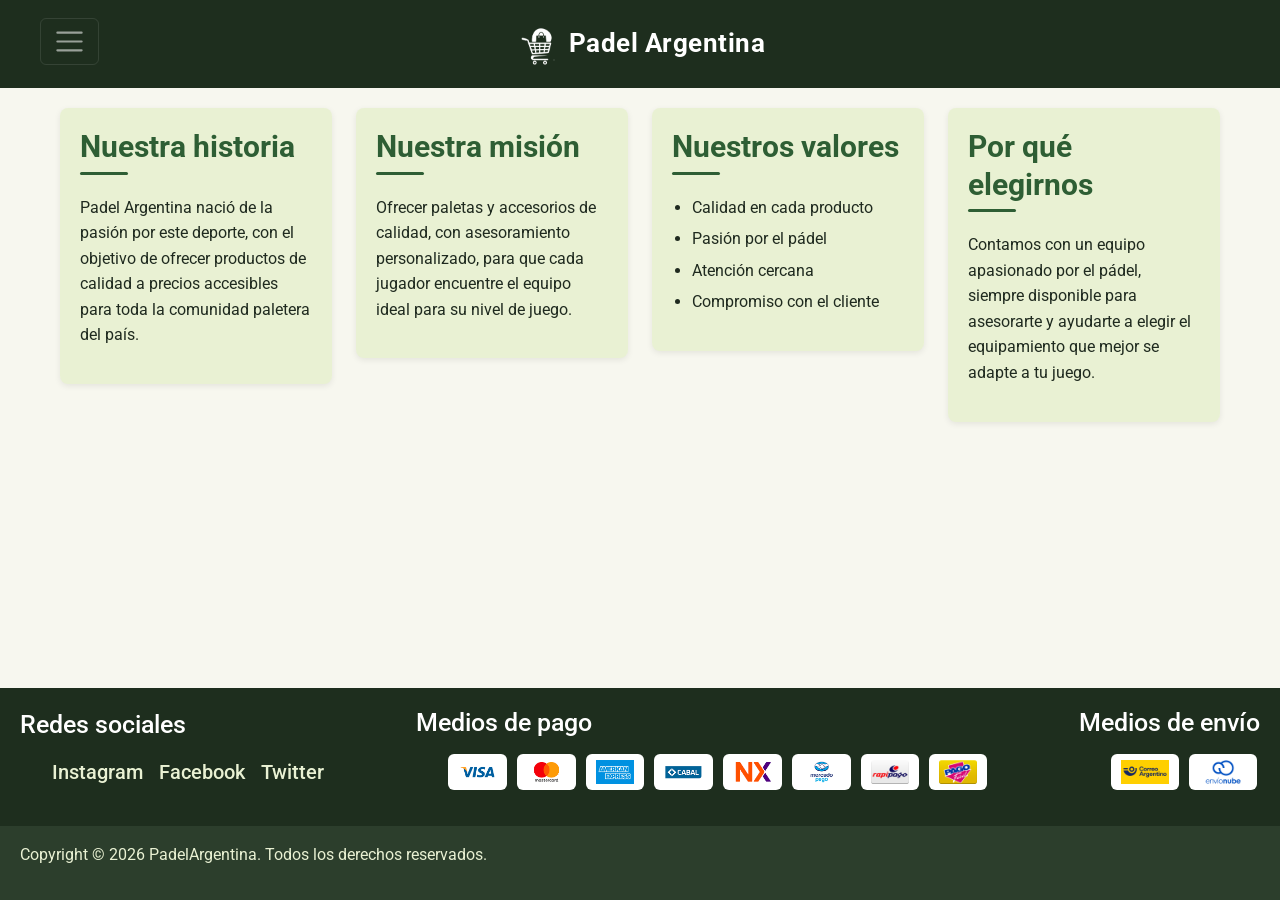
<file: pages/sobrenosotros.html>
<!DOCTYPE html>
<html lang="es">

<head>
    <meta charset="UTF-8">
    <meta name="viewport" content="width=device-width, initial-scale=1.0">
    <title>Sobre nosotros | Padel Argentina</title>
    <meta name="description" content="Conocé Padel Argentina: una tienda nacida de la pasión por el pádel, con productos de calidad, precios accesibles y asesoramiento personalizado.">
    <meta name="keywords" content="Padel Argentina, tienda de pádel, quiénes somos, sobre nosotros, historia, misión y valores">
    <meta name="author" content="Padel Argentina">

    <!-- Open Graph: vista previa al compartir en Facebook, WhatsApp, LinkedIn... -->
    <meta property="og:type" content="website">
    <meta property="og:site_name" content="Padel Argentina">
    <meta property="og:locale" content="es_AR">
    <meta property="og:title" content="Sobre nosotros | Padel Argentina">
    <meta property="og:description" content="Conocé Padel Argentina: una tienda nacida de la pasión por el pádel, con productos de calidad, precios accesibles y asesoramiento personalizado.">
    <meta property="og:url" content="https://padelargentina.netlify.app/pages/sobrenosotros.html">
    <meta property="og:image" content="https://padelargentina.netlify.app/assets/logo-padel-argentina-negro.png">
    <meta property="og:image:alt" content="Logo de Padel Argentina">

    <!-- Twitter Cards: vista previa al compartir en X/Twitter -->
    <meta name="twitter:card" content="summary">
    <meta name="twitter:title" content="Sobre nosotros | Padel Argentina">
    <meta name="twitter:description" content="Conocé Padel Argentina: una tienda nacida de la pasión por el pádel, con productos de calidad, precios accesibles y asesoramiento personalizado.">
    <meta name="twitter:image" content="https://padelargentina.netlify.app/assets/logo-padel-argentina-negro.png">

    <link rel="stylesheet" href="https://cdn.jsdelivr.net/npm/bootstrap@5.3.3/dist/css/bootstrap.min.css">
    <!-- AOS: librería de animaciones al hacer scroll -->
    <link rel="stylesheet" href="https://cdn.jsdelivr.net/npm/aos@2.3.1/dist/aos.css">
    <link rel="preconnect" href="https://fonts.googleapis.com">
    <link rel="preconnect" href="https://fonts.gstatic.com" crossorigin>
    <link rel="stylesheet" href="https://fonts.googleapis.com/css2?family=Roboto:wght@400;500;700&display=swap">
    <link rel="stylesheet" href="../styles/style.css?v=21">
</head>

<body class="cuerpo-pagina">

    <!-- Accesibilidad: primer elemento enfocable. Permite saltar la
         navegación e ir directo al contenido al navegar con teclado -->
    <a class="saltar-contenido" href="#contenido-principal">Saltar al contenido principal</a>


    <!-- Cabecera  -->
    <!-- Titulos, logos, navegacion: navbar de Bootstrap, responsiva con menu hamburguesa -->
    <header>
        <nav class="navbar navbar-expand-xxl navbar-dark navbar-personalizado" aria-label="Navegación principal">
            <div class="container-fluid">
                <!-- La marca (logo + nombre) no es un encabezado: el h1 de cada pagina es el titulo principal de su contenido -->
                <a class="navbar-brand brand-personalizado" href="../index.html">
                    <img src="../assets/logo-padel-argentina-blanco.png" class="logo-navbar" width="42" height="40" decoding="async" alt="Logo de Padel Argentina">
                    <span class="titulo-principal mb-0">Padel Argentina</span>
                </a>
                <button class="navbar-toggler" type="button" data-bs-toggle="collapse" data-bs-target="#navbarPrincipal" aria-controls="navbarPrincipal" aria-expanded="false" aria-label="Abrir menú de navegación">
                    <span class="navbar-toggler-icon"></span>
                </button>
                <div class="collapse navbar-collapse" id="navbarPrincipal">
                    <ul class="navbar-nav ms-auto mb-2 mb-lg-0 gap-lg-3">
                        <li class="nav-item"><a class="nav-link enlace-nav" href="../index.html">Inicio</a></li>
                        <li class="nav-item"><a class="nav-link enlace-nav" href="ofertas.html">Ofertas</a></li>
                        <li class="nav-item"><a class="nav-link enlace-nav" href="productos.html">Paletas y accesorios</a></li>
                        <li class="nav-item"><a class="nav-link enlace-nav" href="#" aria-current="page">Sobre nosotros</a></li>
                        <li class="nav-item"><a class="nav-link enlace-nav" href="contactos.html">Contacto</a></li>
                    </ul>
                </div>
            </div>
        </nav>
    </header>

    <!-- Contenido  -->
    <!-- imagenes, textos, videos, articulos, tarjetas  -->
    <main class="main-contenido" id="contenido-principal">
        <div class="grid-nosotros">
            <section class="seccion-historia">
                <article class="tarjeta" data-aos="fade-up">
                    <h1 class="subtitulo">Nuestra historia</h1>
                    <p class="parrafo">Padel Argentina nació de la pasión por este deporte, con el objetivo de ofrecer productos de calidad a precios accesibles para toda la comunidad paletera del país.</p>
                </article>
            </section>

            <section class="seccion-mision">
                <article class="tarjeta" data-aos="fade-up" data-aos-delay="100">
                    <h2 class="subtitulo">Nuestra misión</h2>
                    <p class="parrafo">Ofrecer paletas y accesorios de calidad, con asesoramiento personalizado, para que cada jugador encuentre el equipo ideal para su nivel de juego.</p>
                </article>
            </section>

            <section class="seccion-valores">
                <article class="tarjeta" data-aos="fade-up" data-aos-delay="200">
                    <h2 class="subtitulo">Nuestros valores</h2>
                    <ul class="lista-valores">
                        <li class="parrafo">Calidad en cada producto</li>
                        <li class="parrafo">Pasión por el pádel</li>
                        <li class="parrafo">Atención cercana</li>
                        <li class="parrafo">Compromiso con el cliente</li>
                    </ul>
                </article>
            </section>

            <section class="seccion-equipo">
                <article class="tarjeta" data-aos="fade-up" data-aos-delay="300">
                    <h2 class="subtitulo">Por qué elegirnos</h2>
                    <p class="parrafo">Contamos con un equipo apasionado por el pádel, siempre disponible para asesorarte y ayudarte a elegir el equipamiento que mejor se adapte a tu juego.</p>
                </article>
            </section>
        </div>
    </main>

    <!-- pie de pagina  -->
    <!--   -->
    <footer>
        <div class="pie-pagina">
        <section class="redes-sociales" aria-label="Redes sociales">
            <h3 class="titulo-footer"> Redes sociales</h3>
            <!-- listas desordenadas<ul> -->
            <ul class="lista-redes">
                <li>
                    <a class="enlace-nav" href="https://www.instagram.com/mateoimpini/" target="_blank">Instagram</a>
                </li>
                <li>
                    <a class="enlace-nav" href="https://www.facebook.com/" target="_blank">Facebook</a>
                </li>
                <li>
                    <a class="enlace-nav" href="https://www.twitter.com/" target="_blank">Twitter</a>
                </li>

            </ul>
        </section>

        <section class="medios-pago" aria-label="Medios de pago">
            <h3 class="titulo-footer">Medios de pago</h3>
            <ul class="lista-logos">
                <li><img src="../assets/pagos/visa.png" width="150" height="93" loading="lazy" decoding="async" alt="Visa"></li>
                <li><img src="../assets/pagos/mastercard.png" width="150" height="93" loading="lazy" decoding="async" alt="Mastercard"></li>
                <li><img src="../assets/pagos/amex.png" width="150" height="93" loading="lazy" decoding="async" alt="American Express"></li>
                <li><img src="../assets/pagos/cabal.png" width="150" height="93" loading="lazy" decoding="async" alt="Cabal"></li>
                <li><img src="../assets/pagos/tarjeta-naranja.png" width="150" height="93" loading="lazy" decoding="async" alt="Tarjeta Naranja"></li>
                <li><img src="../assets/pagos/mercadopago.png" width="150" height="93" loading="lazy" decoding="async" alt="Mercado Pago"></li>
                <li><img src="../assets/pagos/rapipago.png" width="92" height="58" loading="lazy" decoding="async" alt="Rapipago"></li>
                <li><img src="../assets/pagos/pagofacil.png" width="92" height="58" loading="lazy" decoding="async" alt="Pago Fácil"></li>
            </ul>
        </section>

        <section class="medios-envio" aria-label="Medios de envío">
            <h3 class="titulo-footer">Medios de envío</h3>
            <ul class="lista-logos">
                <li><img src="../assets/envios/correo-argentino.png" width="120" height="60" loading="lazy" decoding="async" alt="Correo Argentino"></li>
                <li><img src="../assets/envios/envionube.png" width="120" height="60" loading="lazy" decoding="async" alt="Envionube"></li>
            </ul>
        </section>

        </div>

        <div class="footer-copyright">
            <p class="parrafo">Copyright © 2026 PadelArgentina. Todos los derechos reservados.</p>
        </div>

        <!-- listas ordenadas <ol>-->

    </footer>

    <script src="https://cdn.jsdelivr.net/npm/bootstrap@5.3.3/dist/js/bootstrap.bundle.min.js"></script>
    <!-- AOS: script de la librería + inicialización -->
    <script src="https://cdn.jsdelivr.net/npm/aos@2.3.1/dist/aos.js"></script>
    <script>
        AOS.init({ duration: 700, once: true, offset: 80 });
    </script>
</body>

</html>
</file>
<file: styles/style.css>
.modal-personalizado, .tarjeta {
  background-color: rgb(233, 241, 211);
  border-radius: 8px;
}

.tarjeta {
  transition: transform 0.2s ease, box-shadow 0.2s ease;
}

:root {
  color-scheme: light;
}

* {
  margin: 0;
  padding: 0;
  box-sizing: border-box;
}

html {
  scroll-behavior: smooth;
}

.cuerpo-pagina {
  background-color: rgb(247, 247, 239);
  font-family: "Roboto", sans-serif;
  font-size: 20px;
  font-weight: 400;
  line-height: 1.6;
  color: rgb(31, 42, 31);
  display: flex;
  flex-direction: column;
  min-height: 100vh;
  overflow-x: hidden;
}

.main-contenido {
  display: flex;
  flex-direction: column;
  gap: 24px;
  padding: 20px;
  flex: 1 0 auto;
  width: 100%;
  max-width: 1200px;
  margin: 0 auto;
}

.titulo-principal {
  color: rgb(255, 255, 255);
  font-size: 50px;
  font-weight: 700;
  line-height: 1.2;
  letter-spacing: 0.5px;
}

.subtitulo {
  color: rgb(46, 94, 52);
  font-size: 30px;
  font-weight: 700;
  line-height: 1.25;
}
.subtitulo::after {
  content: "";
  display: block;
  width: 48px;
  height: 3px;
  margin-top: 6px;
  background-color: rgb(46, 94, 52);
  border-radius: 2px;
}

.titulo-seccion {
  font-size: 34px;
  margin-bottom: 4px;
}

.titulo-footer {
  color: rgb(32, 12, 0);
  font-size: 25px;
  font-weight: 500;
}

.color-acento {
  color: rgb(46, 94, 52);
}

.parrafo {
  color: rgb(31, 42, 31);
  font-size: 16px;
  font-weight: 400;
  line-height: 1.6;
}

.navbar-personalizado {
  background-color: rgb(30, 46, 30);
  padding: 12px 20px;
}

.brand-personalizado {
  display: flex;
  flex-direction: row;
  align-items: center;
  gap: 10px;
  text-decoration: none;
}
.brand-personalizado .titulo-principal {
  font-size: 28px;
}

.logo-navbar {
  height: 40px;
  width: auto;
}

.navbar-personalizado .navbar-nav .enlace-nav {
  color: rgb(233, 241, 211);
}
.navbar-personalizado .navbar-nav .enlace-nav:hover, .navbar-personalizado .navbar-nav .enlace-nav:focus {
  color: rgb(255, 255, 255);
}

.enlace-nav {
  color: rgb(46, 94, 52);
  font-weight: 500;
  text-decoration: none;
  transition: color 0.2s ease;
}
.enlace-nav:hover {
  color: rgb(35, 72, 38);
  text-decoration: underline;
}
.enlace-nav[aria-current=page] {
  text-decoration: underline;
  font-weight: 700;
}

.enlace-nav:focus-visible,
.btn-detalle:focus-visible,
.hero-acciones .btn:focus-visible {
  outline: 3px solid rgb(46, 94, 52);
  outline-offset: 2px;
  border-radius: 4px;
}

.grid-secciones {
  display: grid;
  grid-template-columns: 1fr;
  grid-template-areas: "pagos" "envios" "atencion";
  gap: 24px;
}

.seccion-pagos {
  grid-area: pagos;
}

.seccion-envios {
  grid-area: envios;
}

.seccion-atencion {
  grid-area: atencion;
}

.grid-productos {
  display: grid;
  grid-template-columns: 1fr;
  gap: 24px;
}
.grid-productos .subtitulo {
  min-height: 84px;
}
.grid-productos .tarjeta > .parrafo {
  min-height: 77px;
}
.grid-productos figure {
  width: 100%;
  align-items: center;
  justify-content: center;
}
.grid-productos figure img {
  width: 100%;
  height: 260px;
  object-fit: contain;
  background-color: rgb(255, 255, 255);
}

.grid-nosotros {
  display: grid;
  grid-template-columns: 1fr;
  grid-template-areas: "historia" "mision" "valores" "equipo";
  gap: 24px;
}

.seccion-historia {
  grid-area: historia;
}

.seccion-mision {
  grid-area: mision;
}

.seccion-valores {
  grid-area: valores;
}

.seccion-equipo {
  grid-area: equipo;
}

.lista-valores {
  list-style: disc;
  padding-left: 20px;
  display: flex;
  flex-direction: column;
  gap: 6px;
}

.grid-contacto {
  display: grid;
  grid-template-columns: 1fr;
  gap: 24px;
}

.pie-pagina {
  display: flex;
  justify-content: space-between;
  align-items: center;
  flex-wrap: wrap;
  gap: 20px;
  padding: 20px;
  background-color: rgb(30, 46, 30);
}
.pie-pagina .titulo-footer {
  color: rgb(255, 255, 255);
}
.pie-pagina .parrafo {
  color: rgb(233, 241, 211);
}
.pie-pagina .enlace-nav {
  color: rgb(233, 241, 211);
}
.pie-pagina .enlace-nav:hover {
  color: rgb(255, 255, 255);
}

.footer-copyright {
  background-color: rgb(44, 62, 44);
  padding: 16px 20px;
}
.footer-copyright .parrafo {
  color: rgb(233, 241, 211);
}

.redes-sociales {
  display: flex;
  flex-direction: column;
  gap: 8px;
}

.lista-redes {
  display: flex;
  gap: 16px;
  list-style: none;
}

.medios-pago,
.medios-envio {
  display: flex;
  flex-direction: column;
  gap: 8px;
}

.lista-logos {
  display: flex;
  flex-wrap: wrap;
  gap: 10px;
  list-style: none;
}
.lista-logos li {
  display: flex;
  align-items: center;
  background-color: rgb(255, 255, 255);
  border-radius: 6px;
  padding: 6px 10px;
  transition: transform 0.2s ease;
}
.lista-logos li:hover {
  transform: scale(1.06);
}
.lista-logos img {
  display: block;
  height: 24px;
  width: auto;
}

.hero {
  background: linear-gradient(135deg, rgb(22, 34, 22), rgb(46, 94, 52));
  padding: 40px 20px;
  box-shadow: 0 2px 6px rgba(0, 0, 0, 0.08);
}

.hero-contenido {
  display: flex;
  flex-direction: column;
  align-items: center;
  gap: 16px;
  max-width: 720px;
  margin: 0 auto;
  text-align: center;
}

.hero-eyebrow {
  color: rgb(233, 250, 158);
  font-size: 14px;
  font-weight: 500;
  letter-spacing: 1.5px;
  text-transform: uppercase;
}

.hero-titulo {
  color: rgb(255, 255, 255);
  font-size: 32px;
  font-weight: 700;
  line-height: 1.15;
}

.hero-texto {
  color: rgb(233, 241, 211);
  font-size: 18px;
  font-weight: 400;
  line-height: 1.6;
}

.hero-acciones {
  display: flex;
  flex-wrap: wrap;
  justify-content: center;
  gap: 12px;
  margin-top: 8px;
}

.hero-btn-primario {
  background-color: rgb(233, 250, 158);
  color: rgb(22, 34, 22);
  font-weight: 700;
  border: 2px solid rgb(233, 250, 158);
  transition: background-color 0.2s ease, transform 0.2s ease;
}
.hero-btn-primario:hover, .hero-btn-primario:focus {
  background-color: rgb(255, 255, 255);
  border-color: rgb(255, 255, 255);
  color: rgb(22, 34, 22);
  transform: translateY(-2px);
}

.hero-btn-secundario {
  background-color: transparent;
  color: rgb(255, 255, 255);
  border: 2px solid rgb(233, 250, 158);
  transition: background-color 0.2s ease, color 0.2s ease;
}
.hero-btn-secundario:hover, .hero-btn-secundario:focus {
  background-color: rgb(233, 250, 158);
  color: rgb(22, 34, 22);
}

.tarjeta {
  display: flex;
  flex-direction: column;
  gap: 12px;
  padding: 20px;
  box-shadow: 0 2px 6px rgba(0, 0, 0, 0.08);
}
.tarjeta:hover {
  transform: translateY(-4px);
  box-shadow: 0 8px 16px rgba(0, 0, 0, 0.15);
}

figure {
  display: flex;
  flex-direction: column;
  align-items: flex-start;
  gap: 8px;
}

.tarjeta figure {
  overflow: hidden;
  border-radius: 8px;
}
.tarjeta figure img {
  object-fit: cover;
  border-radius: 8px;
  max-width: 100%;
  transition: transform 0.3s ease;
}
.tarjeta:hover figure img {
  transform: scale(1.05);
}

.texto-paleta-pro {
  display: inline-block;
  color: rgb(31, 42, 31);
  font-size: 20px;
  font-weight: 500;
  background-color: rgb(233, 241, 211);
  border-left: 4px solid rgb(46, 94, 52);
  padding: 4px 8px;
}

.precio {
  color: rgb(46, 94, 52);
  font-size: 22px;
  font-weight: 700;
}

.cuotas {
  color: rgb(91, 107, 79);
  font-size: 14px;
  font-weight: 400;
}

.precio-anterior {
  color: rgb(99, 105, 90);
  font-size: 16px;
  font-weight: 400;
  text-decoration: line-through;
  margin-right: 6px;
}

.seccion-galeria .tarjeta {
  padding-bottom: 8px;
}

.carousel-personalizado .carousel-item img {
  height: 380px;
  width: 100%;
  object-fit: contain;
  background-color: rgb(233, 241, 211);
  border-radius: 8px;
}
.carousel-personalizado .carousel-caption {
  background-color: rgba(40, 56, 38, 0.75);
  border-radius: 8px;
  bottom: 24px;
}
.carousel-personalizado .carousel-control-prev-icon,
.carousel-personalizado .carousel-control-next-icon {
  background-color: rgb(30, 46, 30);
  border-radius: 50%;
  padding: 18px;
}
.carousel-personalizado .carousel-indicators [data-bs-target] {
  background-color: rgb(46, 94, 52);
}

.btn-detalle {
  align-self: flex-start;
  margin-top: auto;
  background-color: rgb(46, 94, 52);
  color: rgb(255, 254, 254);
  border: none;
  transition: background-color 0.2s ease, transform 0.2s ease;
}
.btn-detalle:hover, .btn-detalle:focus {
  background-color: rgb(35, 72, 38);
  color: rgb(255, 254, 254);
  transform: translateY(-2px);
}

.badge-descuento {
  background-color: rgb(46, 94, 52);
  color: rgb(255, 254, 254);
  align-self: flex-start;
  white-space: normal;
  max-width: 100%;
  text-align: left;
}

.modal-personalizado .modal-header,
.modal-personalizado .modal-footer {
  border-color: rgba(80, 64, 46, 0.25);
}
.modal-personalizado .modal-title {
  margin-bottom: 0;
}
.modal-personalizado .modal-title.subtitulo::after {
  display: none;
}

.lista-datos-contacto {
  display: flex;
  flex-direction: column;
  gap: 14px;
  list-style: none;
}
.lista-datos-contacto li {
  display: flex;
  align-items: center;
  gap: 12px;
  min-width: 0;
}
.lista-datos-contacto li .parrafo,
.lista-datos-contacto li .enlace-nav {
  min-width: 0;
  overflow-wrap: anywhere;
}

.dato-icono {
  font-size: 22px;
  line-height: 1;
}

.formulario-contacto .form-label {
  color: rgb(31, 42, 31);
  font-weight: 500;
}

.campo-formulario {
  background-color: rgb(255, 255, 255);
  border: 1px solid rgba(80, 64, 46, 0.25);
  color: rgb(31, 42, 31);
}
.campo-formulario:focus {
  background-color: rgb(255, 255, 255);
  border-color: rgb(46, 94, 52);
  box-shadow: 0 0 0 0.2rem rgba(46, 94, 52, 0.25);
  color: rgb(31, 42, 31);
}
.campo-formulario::placeholder {
  color: rgb(99, 105, 90);
}

.saltar-contenido {
  position: absolute;
  top: 0;
  left: 0;
  z-index: 2000;
  padding: 0.75rem 1.25rem;
  background-color: rgb(46, 94, 52);
  color: rgb(255, 254, 254);
  font-weight: 700;
  text-decoration: none;
  border-radius: 0 0 8px 0;
  box-shadow: 0 2px 6px rgba(0, 0, 0, 0.08);
  transform: translateY(-150%);
  transition: transform 0.2s ease;
}
.saltar-contenido:focus, .saltar-contenido:focus-visible {
  transform: translateY(0);
  outline: 3px solid rgb(233, 250, 158);
  outline-offset: 2px;
}

@keyframes aparecer-subiendo {
  from {
    opacity: 0;
    transform: translateY(24px);
  }
  to {
    opacity: 1;
    transform: translateY(0);
  }
}
@keyframes latido {
  0%, 100% {
    transform: scale(1);
  }
  50% {
    transform: scale(1.06);
  }
}
.hero-contenido {
  animation-name: aparecer-subiendo;
  animation-duration: 0.8s;
  animation-timing-function: ease-out;
  animation-iteration-count: 1;
  animation-fill-mode: both;
}

.badge-descuento {
  animation-name: latido;
  animation-duration: 2.4s;
  animation-timing-function: ease-in-out;
  animation-iteration-count: infinite;
  animation-fill-mode: both;
}

@media (prefers-reduced-motion: reduce) {
  *,
  *::before,
  *::after {
    animation-duration: 0.001ms !important;
    animation-iteration-count: 1 !important;
    transition-duration: 0.001ms !important;
    scroll-behavior: auto !important;
  }
  [data-aos] {
    opacity: 1 !important;
    transform: none !important;
  }
}
@media (max-width: 1399.98px) {
  .navbar-personalizado .container-fluid {
    position: relative;
  }
  .navbar-personalizado .navbar-toggler {
    position: absolute;
    left: 12px;
    top: 0;
    padding: 4px 8px;
    font-size: 18px;
    z-index: 2;
  }
  .brand-personalizado {
    margin: 0 auto;
  }
  .brand-personalizado .titulo-principal {
    font-size: 18px;
  }
  .logo-navbar {
    height: 30px;
  }
}
@media (min-width: 768px) and (max-width: 1399.98px) {
  .navbar-personalizado {
    padding: 18px 28px;
  }
  .navbar-personalizado .navbar-toggler {
    padding: 6px 12px;
    font-size: 22px;
  }
  .brand-personalizado .titulo-principal {
    font-size: 26px;
  }
  .logo-navbar {
    height: 42px;
  }
}
@media (min-width: 768px) {
  .hero {
    padding: 60px 24px;
  }
  .hero-titulo {
    font-size: 46px;
  }
  .grid-secciones {
    grid-template-columns: 1fr 1fr;
    grid-template-areas: "pagos envios" "atencion atencion";
  }
  .grid-productos {
    grid-template-columns: repeat(2, 1fr);
  }
  .grid-nosotros {
    grid-template-columns: 1fr 1fr;
    grid-template-areas: "historia historia" "mision valores" "equipo equipo";
  }
}
@media (min-width: 1024px) {
  .grid-secciones {
    grid-template-columns: repeat(3, 1fr);
    grid-template-areas: "pagos envios atencion";
  }
  .grid-productos {
    grid-template-columns: repeat(3, 1fr);
  }
  .grid-nosotros {
    grid-template-columns: repeat(4, 1fr);
    grid-template-areas: "historia mision valores equipo";
  }
  .grid-contacto {
    grid-template-columns: 1fr 1fr;
  }
}
@media (min-width: 1400px) {
  .brand-personalizado .titulo-principal {
    font-size: 34px;
  }
}
@media (max-width: 767.98px) {
  .grid-productos {
    grid-template-columns: repeat(2, minmax(0, 1fr));
    gap: 12px;
  }
  .grid-productos .tarjeta {
    padding: 12px;
    gap: 8px;
  }
  .grid-productos .subtitulo {
    font-size: 17px;
    min-height: 52px;
  }
  .grid-productos .tarjeta > .parrafo {
    min-height: 0;
    display: none;
  }
  .grid-productos figure {
    display: flex;
    align-items: center;
    justify-content: center;
    width: 100%;
    height: 150px;
  }
  .grid-productos figure img {
    max-height: 150px;
    max-width: 100%;
    object-fit: contain;
    object-position: center;
  }
  .grid-productos .precio {
    margin-top: auto;
  }
  .grid-productos .btn-detalle {
    margin-top: 0;
  }
  .grid-productos .precio-anterior {
    display: block;
    margin-right: 0;
  }
}
</file>
